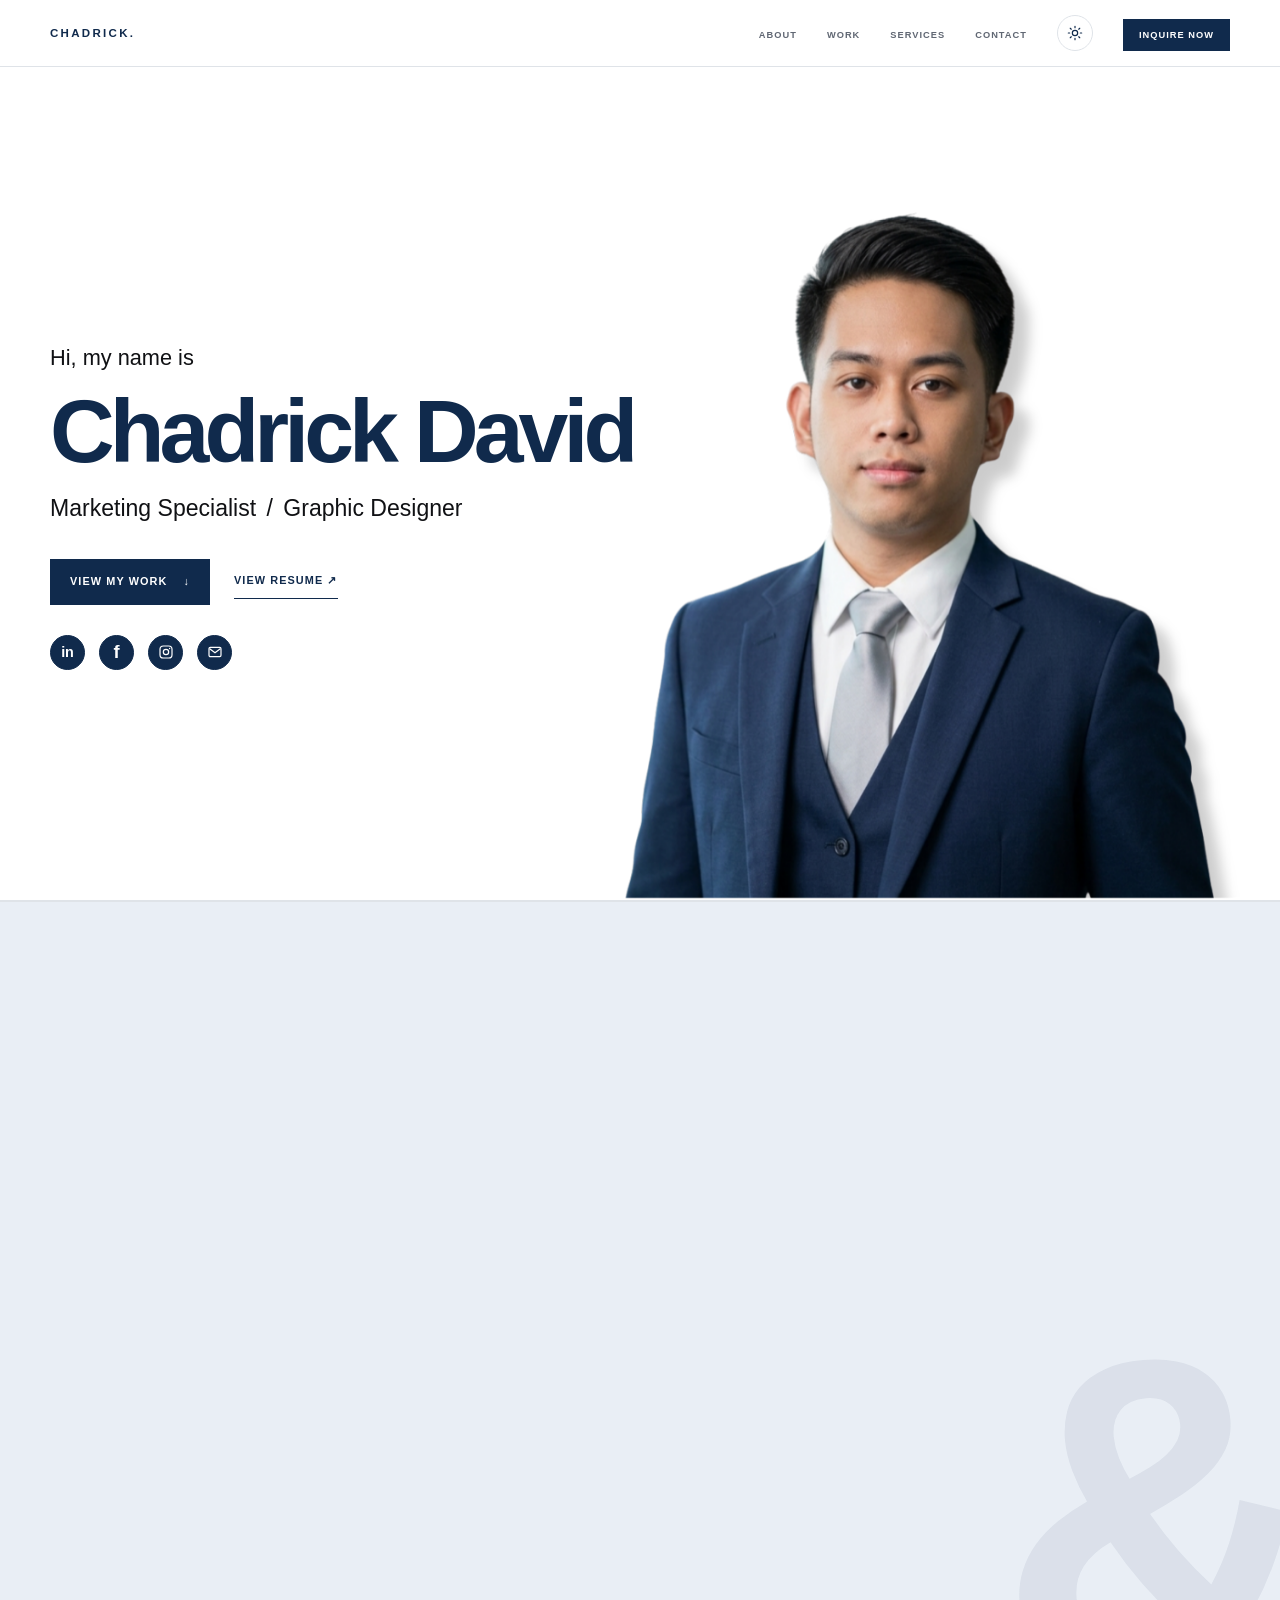
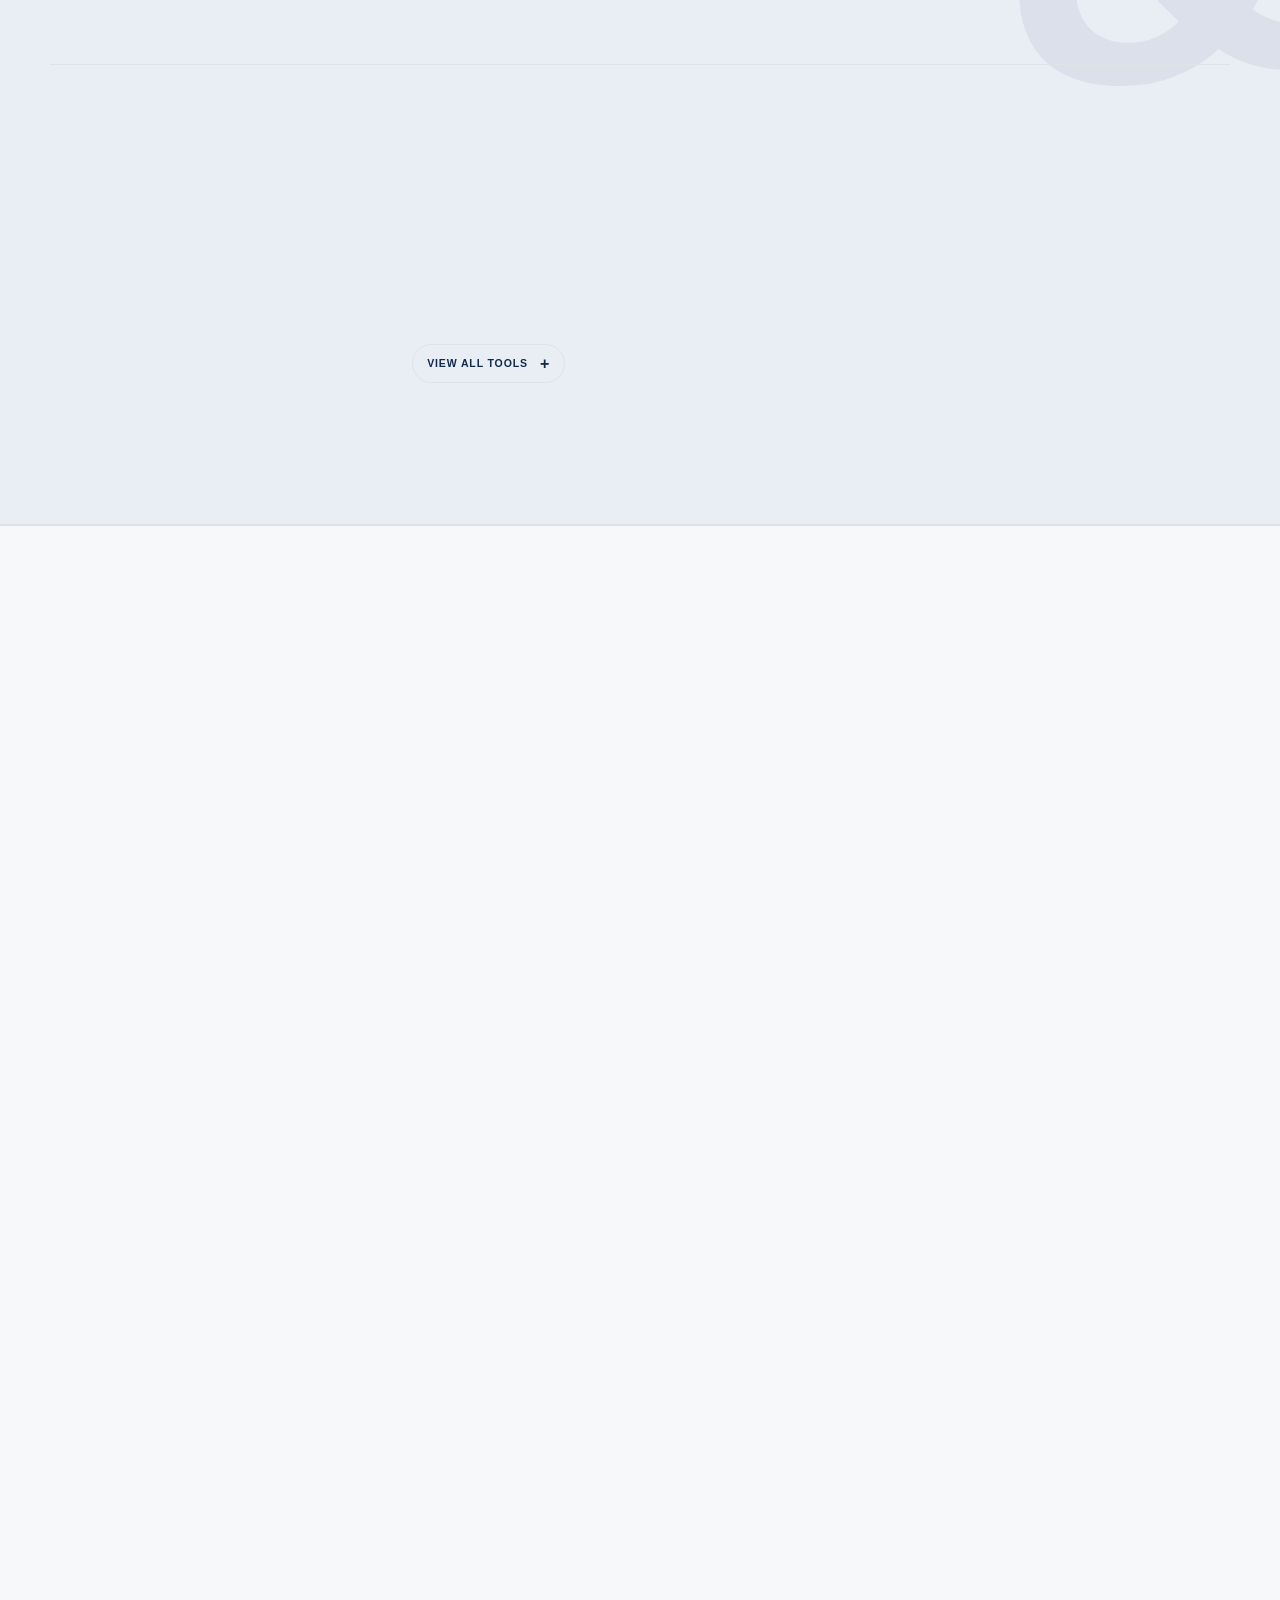
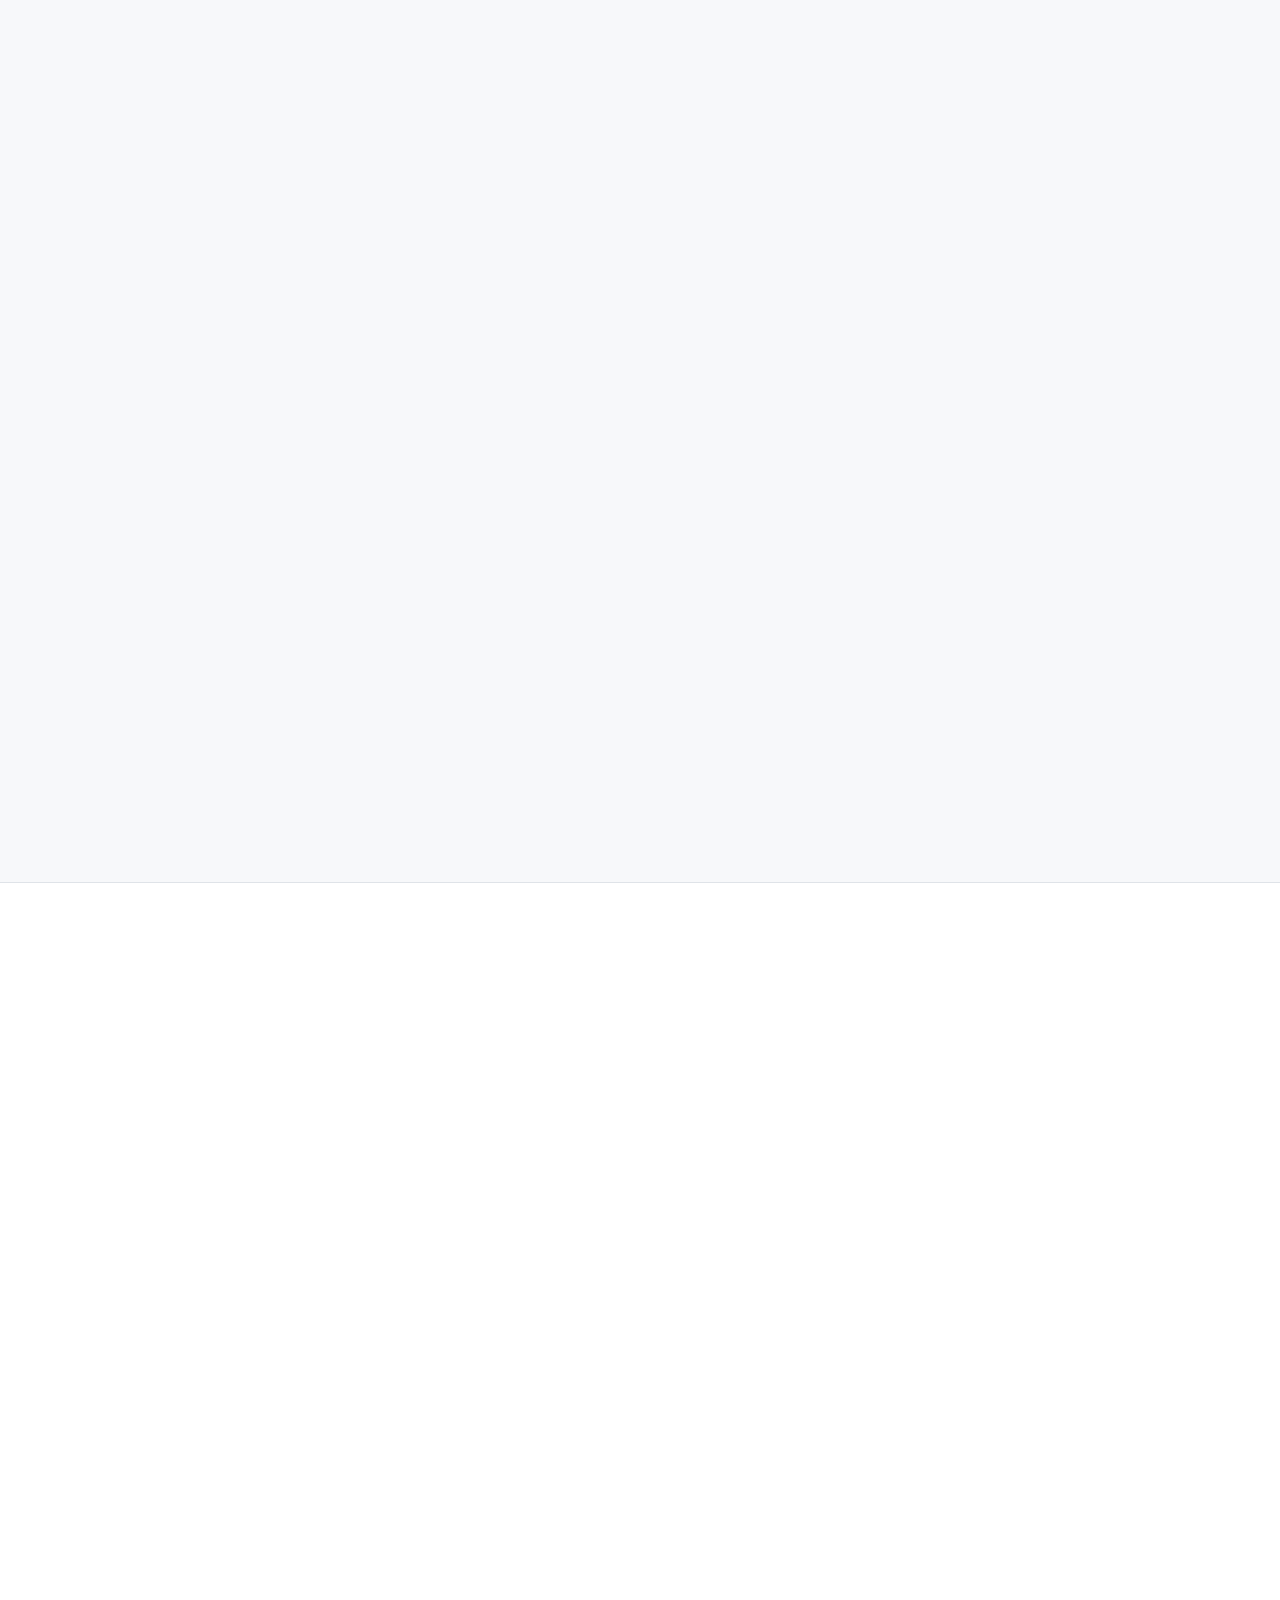
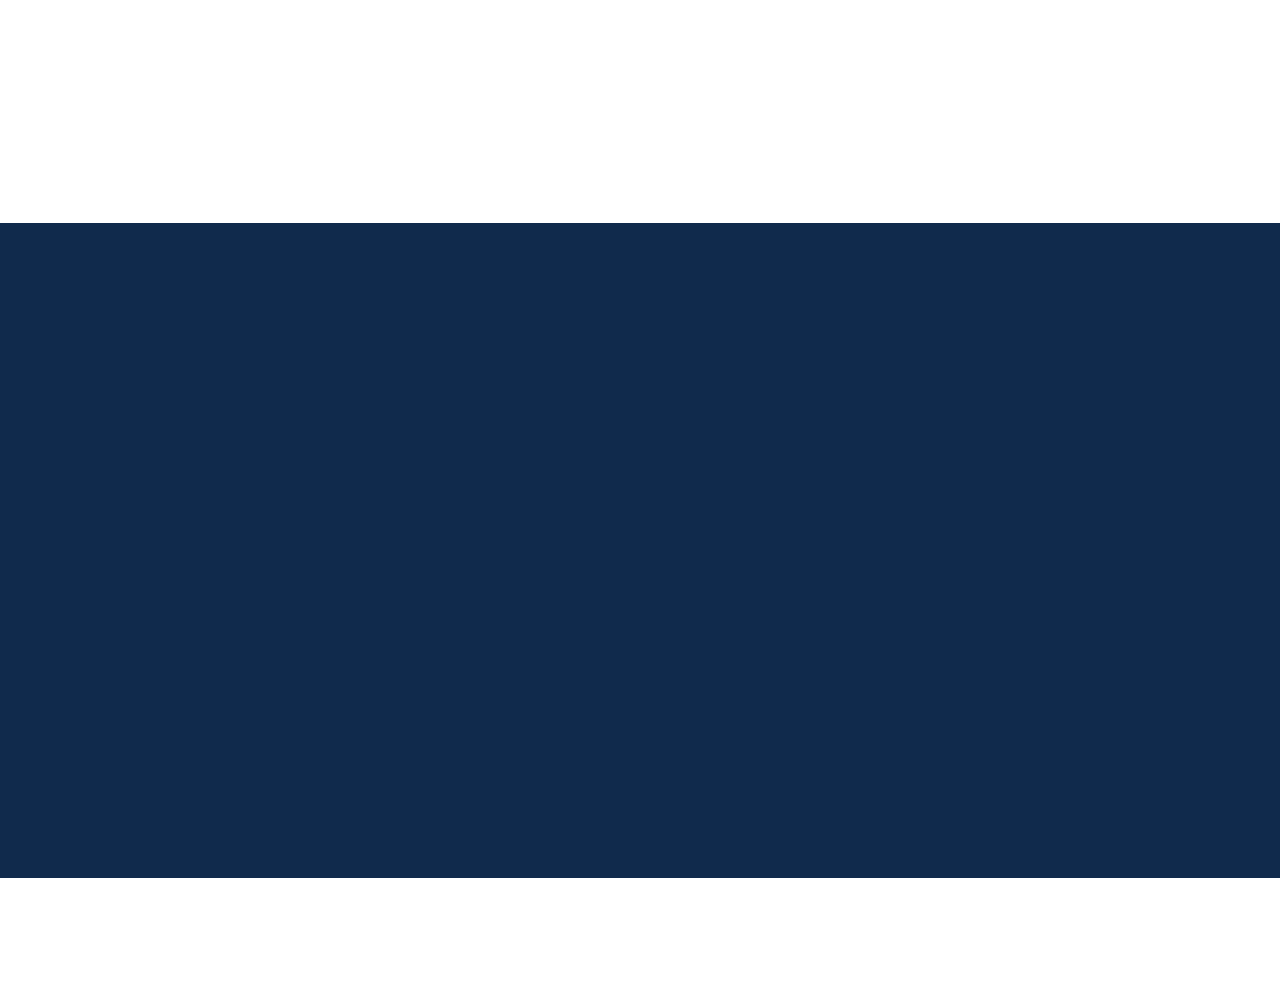
<file: index.html>
<!DOCTYPE html>
<html lang="en">
  <head>
    <meta charset="UTF-8" />
    <meta name="viewport" content="width=device-width, initial-scale=1.0" />
    <meta
      http-equiv="Content-Security-Policy"
      content="default-src 'self'; base-uri 'self'; object-src 'none'; form-action https://formsubmit.co; script-src 'self'; style-src 'self' https://fonts.googleapis.com; style-src-attr 'none'; font-src https://fonts.gstatic.com; img-src 'self' data: https://drive.google.com https://*.googleusercontent.com; media-src 'self'; frame-src https://drive.google.com; connect-src https://formsubmit.co; worker-src 'none'; manifest-src 'self'; upgrade-insecure-requests"
    />
    <meta name="referrer" content="no-referrer" />
    <meta
      name="description"
      content="Chadrick is a marketing strategist and creative professional focused on content, branding, and digital growth."
    />
    <script src="theme-init.js"></script>
    <title>Chadrick.</title>
    <link rel="preconnect" href="https://fonts.googleapis.com" />
    <link rel="preconnect" href="https://fonts.gstatic.com" crossorigin />
    <link
      href="https://fonts.googleapis.com/css2?family=Roboto:wght@400;500;600;700;800;900&display=swap"
      rel="stylesheet"
    />
    <link rel="stylesheet" href="style.css" />
  </head>

  <body>
    <a class="skip-link" href="#main-content">Skip to main content</a>

    <header>
      <nav class="navbar" aria-label="Primary navigation">
        <a href="#home" class="logo">CHADRICK<span>.</span></a>

        <button
          class="mobile-menu-toggle"
          type="button"
          aria-expanded="false"
          aria-controls="primary-menu"
        >
          <span>Menu</span>
          <svg viewBox="0 0 24 24" aria-hidden="true">
            <path d="M4 8h16M4 16h16"></path>
          </svg>
        </button>

        <ul class="nav-links" id="primary-menu">
          <li><a href="#about">About</a></li>
          <li><a href="#work">Work</a></li>
          <li><a href="#services">Services</a></li>
          <li><a href="#contact">Contact</a></li>
          <li>
            <button class="theme-toggle" type="button" aria-label="Switch to night mode" title="Switch theme">
              <svg class="theme-icon theme-icon-sun" viewBox="0 0 24 24" aria-hidden="true"><circle cx="12" cy="12" r="4"></circle><path d="M12 2v2M12 20v2M4.93 4.93l1.42 1.42M17.66 17.66l1.41 1.41M2 12h2M20 12h2M4.93 19.07l1.42-1.42M17.66 6.34l1.41-1.41"></path></svg>
              <svg class="theme-icon theme-icon-moon" viewBox="0 0 24 24" aria-hidden="true"><path d="M20.5 14.2A8 8 0 0 1 9.8 3.5 8.5 8.5 0 1 0 20.5 14.2Z"></path></svg>
              <span class="theme-toggle-label">Switch theme</span>
            </button>
          </li>
          <li><a href="#contact" class="nav-cta">Inquire Now</a></li>
        </ul>
      </nav>
    </header>

    <main id="main-content">
      <section id="home" class="hero">
        <div class="hero-intro">
          <p class="hero-greeting">Hi, my name is</p>
          <h1>Chadrick David</h1>
          <p class="hero-role">Marketing Specialist <span aria-hidden="true">/</span> Graphic Designer</p>
          <div class="hero-actions">
            <a href="#work" class="resume-button">View my work <span aria-hidden="true">&darr;</span></a>
            <a
              href="assets/documents/CHADRICK DAVID_RESUME.pdf"
              class="resume-link"
              target="_blank"
              rel="noopener noreferrer"
            >View resume <span aria-hidden="true">&nearr;</span></a>
          </div>
          <div class="hero-socials" aria-label="Social links">
            <a
              href="https://www.linkedin.com/in/chadrick-david-716962284/"
              target="_blank"
              rel="noopener noreferrer"
              aria-label="Chadrick David on LinkedIn"
              title="LinkedIn"
            ><span class="linkedin-icon" aria-hidden="true">in</span></a>
            <a
              href="https://www.facebook.com/chadsir"
              target="_blank"
              rel="noopener noreferrer"
              aria-label="Chadrick David on Facebook"
              title="Facebook"
            ><span class="facebook-icon" aria-hidden="true">f</span></a>
            <a
              href="https://www.instagram.com/chadrickdavid/"
              target="_blank"
              rel="noopener noreferrer"
              aria-label="Chadrick David on Instagram"
              title="Instagram"
            >
              <svg viewBox="0 0 24 24" aria-hidden="true">
                <rect x="3" y="3" width="18" height="18" rx="5"></rect>
                <circle cx="12" cy="12" r="4"></circle>
                <circle class="icon-fill" cx="17.4" cy="6.7" r="1"></circle>
              </svg>
            </a>
            <a
              href="mailto:csdavidgd@gmail.com"
              aria-label="Email Chadrick David"
              title="Email"
            >
              <svg viewBox="0 0 24 24" aria-hidden="true">
                <rect x="3" y="5" width="18" height="14" rx="2"></rect>
                <path d="m4 7 8 6 8-6"></path>
              </svg>
            </a>
          </div>
        </div>

        <figure class="portrait-frame">
          <img
            src="assets/images/Chadrick pic.png"
            alt="Portrait of Chadrick David"
            class="portrait-image"
          />
        </figure>
      </section>

      <section id="about" class="section-block about-section">
        <div class="section-heading">
          <p class="section-tag">01 / About</p>
          <h2>Design and marketing, working together.</h2>
        </div>

        <div class="about-grid">
          <div class="about-copy">
            <p class="lead">
              I work across graphic design, content, and digital marketing&mdash;from early ideas through final delivery.
            </p>
          </div>

          <div class="capability-wrap">
            <p class="list-label">What I can handle</p>
            <ul class="capabilities">
              <li><span>01</span> Brand &amp; Graphic Design</li>
              <li><span>02</span> Social Content &amp; Campaigns</li>
              <li><span>03</span> Video &amp; Digital Creative</li>
              <li><span>04</span> Email, Web &amp; SEO</li>
            </ul>
          </div>
        </div>

        <div class="tools-platforms">
          <div class="tools-platforms-heading">
            <p class="list-label">Tools &amp; platforms</p>
            <h3>My toolkit.</h3>
          </div>

          <div class="tools-platforms-grid">
            <article class="tool-group">
              <p>Design &amp; Creative</p>
              <ul>
                <li><span class="tool-logo">Ps<img src="assets/icons/tools/photoshop.svg" alt="" loading="lazy" /></span><span>Adobe Photoshop</span></li>
                <li><span class="tool-logo">Ai<img src="assets/icons/tools/illustrator.svg" alt="" loading="lazy" /></span><span>Adobe Illustrator</span></li>
                <li><span class="tool-logo">Ca<img src="assets/icons/tools/canva.svg" alt="" loading="lazy" /></span><span>Canva</span></li>
                <li><span class="tool-logo">Fi<img src="assets/icons/tools/figma.svg" alt="" loading="lazy" /></span><span>Figma</span></li>
              </ul>
            </article>

            <article class="tool-group">
              <p>Video &amp; Motion</p>
              <ul>
                <li><span class="tool-logo">Pr<img src="assets/icons/tools/premiere-pro.svg" alt="" loading="lazy" /></span><span>Adobe Premiere Pro</span></li>
                <li><span class="tool-logo">Ae<img src="assets/icons/tools/after-effects.svg" alt="" loading="lazy" /></span><span>Adobe After Effects</span></li>
                <li><span class="tool-logo">CC<img src="assets/icons/tools/capcut.ico" alt="" loading="lazy" /></span><span>CapCut</span></li>
              </ul>
            </article>

            <article class="tool-group">
              <p>Web &amp; Marketing</p>
              <ul>
                <li><span class="tool-logo">Wp<img src="assets/icons/tools/wordpress.svg" alt="" loading="lazy" /></span><span>WordPress</span></li>
                <li><span class="tool-logo">El<img src="assets/icons/tools/elementor.svg" alt="" loading="lazy" /></span><span>Elementor</span></li>
                <li><span class="tool-logo">Br<img src="assets/icons/tools/brevo.svg" alt="" loading="lazy" /></span><span>Brevo</span></li>
                <li><span class="tool-logo">iC<img src="assets/icons/tools/icontact.png" alt="" loading="lazy" /></span><span>iContact</span></li>
                <li><span class="tool-logo tool-logo-wide">1W<img src="assets/icons/tools/onewaysms.png" alt="" loading="lazy" /></span><span>OneWaySMS</span></li>
              </ul>
            </article>

            <article class="tool-group">
              <p>Projects &amp; Collaboration</p>
              <ul>
                <li><span class="tool-logo">Mo<img src="assets/icons/tools/monday.png" alt="" loading="lazy" /></span><span>monday.com</span></li>
                <li><span class="tool-logo">Tr<img src="assets/icons/tools/trello.svg" alt="" loading="lazy" /></span><span>Trello</span></li>
                <li><span class="tool-logo">As<img src="assets/icons/tools/asana.svg" alt="" loading="lazy" /></span><span>Asana</span></li>
                <li><span class="tool-logo">MT<img src="assets/icons/tools/microsoft-teams.svg" alt="" loading="lazy" /></span><span>Microsoft Teams</span></li>
              </ul>
            </article>

            <article class="tool-group">
              <p>Productivity &amp; Reporting</p>
              <ul>
                <li><span class="tool-logo">M<img src="assets/icons/tools/microsoft-office.svg" alt="" loading="lazy" /></span><span>Microsoft Office</span></li>
                <li><span class="tool-logo">Gs<img src="assets/icons/tools/google-sheets.ico" alt="" loading="lazy" /></span><span>Google Sheets</span></li>
              </ul>
            </article>
          </div>

          <button class="tools-toggle" type="button" aria-expanded="false" hidden>
            <span>View all tools</span>
            <span aria-hidden="true">+</span>
          </button>
        </div>
      </section>

      <section id="work" class="section-block work-section">
        <div class="section-heading work-heading">
          <div>
            <p class="section-tag">02 / Selected work</p>
            <h2>Selected work.</h2>
          </div>
          <p>A selection of projects across apparel, social media, video, packaging, print, signage, and branded spaces.</p>
        </div>

        <div class="work-grid">
          <a class="work-card featured-card" href="project.html?category=apparel">
            <span class="work-visual">
              <img class="work-image work-image-primary" src="assets/projects/apparel/main.webp" alt="Clothing and apparel design preview" loading="lazy" decoding="async" />
              <img class="work-image work-image-secondary" src="assets/projects/apparel/detail-01.webp" alt="More clothing and apparel artwork" loading="lazy" decoding="async" />
            </span>
            <span class="card-number">01</span>
            <span class="work-card-copy">
              <span class="work-type">Brand &amp; Campaign</span>
              <span class="work-title">Clothing &amp; apparel</span>
            </span>
            <span class="view-work">View work <span aria-hidden="true">&rarr;</span></span>
          </a>

          <a class="work-card teal-card" href="project.html?category=social">
            <span class="work-visual">
              <img class="work-image work-image-primary" src="assets/projects/social-media/social-01.webp" alt="Social media content preview" loading="lazy" decoding="async" />
              <img class="work-image work-image-secondary" src="assets/projects/social-media/social-31.webp" alt="More social media content" loading="lazy" decoding="async" />
            </span>
            <span class="card-number">02</span>
            <span class="work-card-copy">
              <span class="work-type">Digital Content</span>
              <span class="work-title">Social media</span>
            </span>
            <span class="view-work">View work <span aria-hidden="true">&rarr;</span></span>
          </a>

          <a class="work-card coral-card" href="project.html?category=signage">
            <span class="work-visual">
              <img class="work-image work-image-primary" src="assets/projects/signages/2.webp" alt="Signage and print design preview" loading="lazy" decoding="async" />
              <img class="work-image work-image-secondary" src="assets/projects/signages/15.webp" alt="More signage and print work" loading="lazy" decoding="async" />
            </span>
            <span class="card-number">03</span>
            <span class="work-card-copy">
              <span class="work-type">Environmental &amp; Print</span>
              <span class="work-title">Signage, print &amp; merchandise</span>
            </span>
            <span class="view-work">View work <span aria-hidden="true">&rarr;</span></span>
          </a>

          <a class="work-card navy-card" href="project.html?category=video">
            <span class="work-visual video-card-preview" aria-hidden="true">
              <img src="assets/projects/videos/keep-commission-poster.png" alt="" loading="lazy" decoding="async" />
              <span class="video-preview-play"></span>
            </span>
            <span class="card-number">04</span>
            <span class="work-card-copy">
              <span class="work-type">Motion &amp; Story</span>
              <span class="work-title">Video editing</span>
            </span>
            <span class="view-work">View work <span aria-hidden="true">&rarr;</span></span>
          </a>

          <a class="work-card packaging-card" href="project.html?category=packaging">
            <span class="work-visual">
              <img class="work-image work-image-primary" src="assets/projects/Packaging/Blue/1.png" alt="Classic Snax beef sticks packaging design" loading="lazy" decoding="async" />
              <img class="work-image work-image-secondary" src="assets/projects/Packaging/Green/1.png" alt="Classic Snax green packaging variation" loading="lazy" decoding="async" />
            </span>
            <span class="card-number">05</span>
            <span class="work-card-copy">
              <span class="work-type">Brand &amp; Packaging</span>
              <span class="work-title">Packaging design</span>
            </span>
            <span class="view-work">View work <span aria-hidden="true">&rarr;</span></span>
          </a>

        </div>

        <div class="more-capabilities" aria-label="Additional creative capabilities">
          <p>Also working across</p>
          <ul>
            <li>Campaign strategy</li>
            <li>Content creation</li>
            <li>Brand design</li>
          </ul>
        </div>
      </section>

      <section id="services" class="section-block experience-section">
        <div class="section-heading">
          <p class="section-tag">03 / How I help</p>
          <h2>How I work.</h2>
        </div>

        <div class="services-layout">
          <figure class="services-visual">
            <img
              src="assets/images/how-i-help-visual.jpg"
              alt="Editorial creative process showing strategy, design development, and launch"
              loading="lazy"
              decoding="async"
            />
            <figcaption><span>Strategy</span><span>Create</span><span>Launch</span></figcaption>
          </figure>

          <div class="timeline">
            <article class="experience-item">
              <p class="experience-number">01</p>
              <div class="experience-meta">
                <h3>Find the direction</h3>
                <span>Strategy</span>
              </div>
              <p>Clarify the message, audience, and visual direction.</p>
            </article>

            <article class="experience-item">
              <p class="experience-number">02</p>
              <div class="experience-meta">
                <h3>Make it memorable</h3>
                <span>Create</span>
              </div>
              <p>Design the content, campaign, or brand experience.</p>
            </article>

            <article class="experience-item">
              <p class="experience-number">03</p>
              <div class="experience-meta">
                <h3>Get it out there</h3>
                <span>Launch</span>
              </div>
              <p>Prepare, publish, and keep every touchpoint consistent.</p>
            </article>
          </div>
        </div>
      </section>

      <section id="contact" class="contact-section">
        <div class="contact-inner">
          <div class="contact-copy">
            <p class="section-tag">04 / Get in touch</p>
            <h2>Tell me about your project.</h2>
            <p>Share a few details and I&rsquo;ll get back to you by email.</p>
            <a class="contact-email" href="mailto:csdavidgd@gmail.com">csdavidgd@gmail.com</a>
          </div>

          <form
            class="inquiry-form"
            id="inquiry-form"
            action="https://formsubmit.co/ajax/csdavidgd@gmail.com"
            method="POST"
          >
            <input type="hidden" name="_subject" value="New inquiry from Chadrick's portfolio" />
            <input type="hidden" name="_template" value="table" />
            <label class="form-honeypot" aria-hidden="true">
              Leave this field empty
              <input type="text" name="_honey" tabindex="-1" autocomplete="off" />
            </label>

            <div class="form-row">
              <label>
                <span>Name</span>
                <input type="text" name="name" autocomplete="name" maxlength="100" required />
              </label>
              <label>
                <span>Email</span>
                <input type="email" name="email" autocomplete="email" maxlength="254" required />
              </label>
            </div>

            <label>
              <span>What can I help with?</span>
              <select name="inquiry_type" required>
                <option value="" selected disabled>Select one</option>
                <option>Graphic design</option>
                <option>Social media content</option>
                <option>Marketing support</option>
                <option>Video editing</option>
                <option>Email or website</option>
                <option>Something else</option>
              </select>
            </label>

            <label>
              <span>Comments or inquiry</span>
              <textarea
                name="message"
                rows="5"
                maxlength="4000"
                placeholder="Tell me a little about your project, timeline, or what you need help with."
                required
              ></textarea>
            </label>

            <div class="form-footer">
              <button class="button contact-button" type="submit">Send inquiry <span aria-hidden="true">&nearr;</span></button>
              <p class="form-status" id="form-status" aria-live="polite"></p>
            </div>
          </form>
        </div>
      </section>
    </main>

    <footer>
      <a href="#home" class="logo">CHADRICK<span>.</span></a>
      <p>&copy; <span id="current-year"></span> Chadrick. All rights reserved.</p>
      <a href="#home" class="back-to-top">Back to top &uarr;</a>
    </footer>

    <script src="theme.js"></script>
    <script src="script.js"></script>
  </body>
</html>
</file>
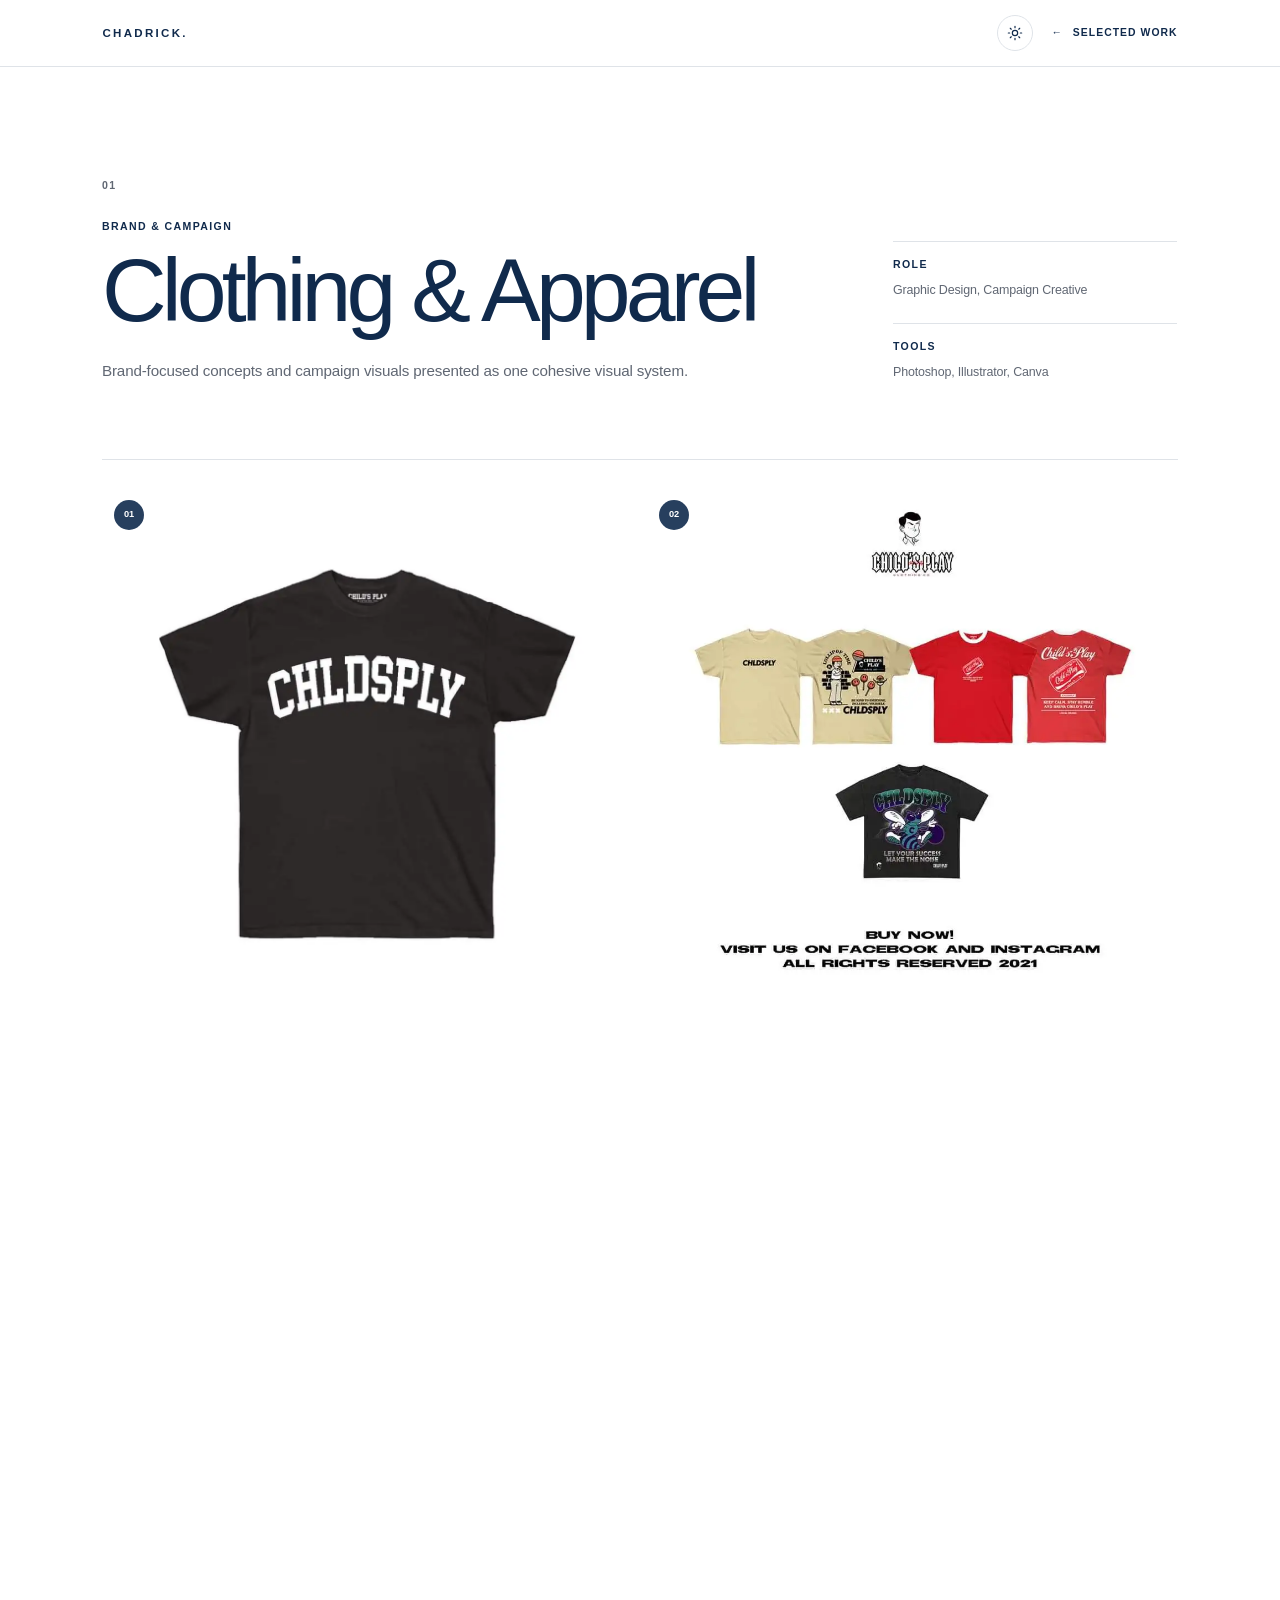
<file: project.html>
<!DOCTYPE html>
<html lang="en">
  <head>
    <meta charset="UTF-8" />
    <meta name="viewport" content="width=device-width, initial-scale=1.0" />
    <meta
      http-equiv="Content-Security-Policy"
      content="default-src 'self'; base-uri 'self'; object-src 'none'; form-action https://formsubmit.co; script-src 'self'; style-src 'self' https://fonts.googleapis.com; style-src-attr 'none'; font-src https://fonts.gstatic.com; img-src 'self' data: https://drive.google.com https://*.googleusercontent.com; media-src 'self'; frame-src https://drive.google.com; connect-src https://formsubmit.co; worker-src 'none'; manifest-src 'self'; upgrade-insecure-requests"
    />
    <meta name="referrer" content="no-referrer" />
    <meta name="description" content="Selected work by Chadrick David." />
    <script src="theme-init.js"></script>
    <title>Selected Work | Chadrick David</title>
    <link rel="preconnect" href="https://fonts.googleapis.com" />
    <link rel="preconnect" href="https://fonts.gstatic.com" crossorigin />
    <link
      href="https://fonts.googleapis.com/css2?family=Roboto:wght@400;500;600;700;800;900&display=swap"
      rel="stylesheet"
    />
    <link rel="stylesheet" href="style.css" />
    <link rel="stylesheet" href="project-page.css" />
  </head>
  <body class="case-page">
    <a class="skip-link" href="#case-content">Skip to project</a>

    <header class="case-header">
      <nav class="navbar" aria-label="Project navigation">
        <a href="index.html" class="logo">CHADRICK<span>.</span></a>
        <div class="case-nav-actions">
          <button class="theme-toggle" type="button" aria-label="Switch to night mode" title="Switch theme">
            <svg class="theme-icon theme-icon-sun" viewBox="0 0 24 24" aria-hidden="true"><circle cx="12" cy="12" r="4"></circle><path d="M12 2v2M12 20v2M4.93 4.93l1.42 1.42M17.66 17.66l1.41 1.41M2 12h2M20 12h2M4.93 19.07l1.42-1.42M17.66 6.34l1.41-1.41"></path></svg>
            <svg class="theme-icon theme-icon-moon" viewBox="0 0 24 24" aria-hidden="true"><path d="M20.5 14.2A8 8 0 0 1 9.8 3.5 8.5 8.5 0 1 0 20.5 14.2Z"></path></svg>
          </button>
          <a href="index.html#work" class="case-nav-back"><span aria-hidden="true">&larr;</span> Selected Work</a>
        </div>
      </nav>
    </header>

    <main id="case-content" class="case-main">
      <section class="case-hero">
        <div class="case-heading">
          <p class="case-number" id="case-number"></p>
          <p class="case-type" id="case-type"></p>
          <h1 id="case-title"></h1>
          <p class="case-description" id="case-description"></p>
        </div>

        <dl class="case-meta">
          <div>
            <dt>Role</dt>
            <dd id="case-role"></dd>
          </div>
          <div>
            <dt>Tools</dt>
            <dd id="case-tools"></dd>
          </div>
        </dl>
      </section>

      <section class="moodboard-section" aria-label="Project gallery">
        <div class="moodboard" id="moodboard"></div>
      </section>

      <nav class="case-footer-nav" aria-label="More projects">
        <a href="index.html#work"><span aria-hidden="true">&larr;</span> Back to Selected Work</a>
        <a id="next-project" href="project.html?category=social">Next Project <span aria-hidden="true">&rarr;</span></a>
      </nav>
    </main>

    <footer>
      <a href="index.html" class="logo">CHADRICK<span>.</span></a>
      <p>&copy; <span id="current-year"></span> Chadrick. All rights reserved.</p>
      <a href="#case-content" class="back-to-top">Back to top &uarr;</a>
    </footer>

    <script src="theme.js"></script>
    <script src="project-page.js?v=20261012"></script>
  </body>
</html>
</file>
<file: style.css>
:root {
  --white: #ffffff;
  --off-white: #f7f8fa;
  --black: #101114;
  --navy: #102a4c;
  --navy-light: #e9eef5;
  --gray: #606773;
  --line: #dfe3e8;
  --about-motif: rgba(16, 42, 76, 0.065);
  --page-gutter: max(24px, calc((100vw - 1180px) / 2));
  --serif: "Roboto", Arial, sans-serif;
  --sans: "Roboto", Arial, sans-serif;
  color-scheme: light;
}

:root[data-theme="dark"] {
  --white: #0a1523;
  --off-white: #101f31;
  --black: #f4f6f9;
  --navy: #b8d6ff;
  --navy-light: #15283f;
  --gray: #bdc8d6;
  --line: #364a62;
  --about-motif: rgba(184, 214, 255, 0.075);
  color-scheme: dark;
}

* {
  box-sizing: border-box;
  margin: 0;
  padding: 0;
}

html {
  scroll-behavior: smooth;
  scroll-padding-top: 84px;
}

body {
  min-width: 320px;
  overflow-x: hidden;
  color: var(--black);
  background: var(--white);
  font-family: var(--sans);
  line-height: 1.65;
  letter-spacing: -0.01em;
}

a {
  color: inherit;
  text-decoration: none;
}

em {
  color: inherit;
  font-style: normal;
  font-weight: inherit;
}

:focus-visible {
  outline: 2px solid var(--navy);
  outline-offset: 4px;
}

.skip-link {
  position: fixed;
  top: 12px;
  left: 12px;
  z-index: 100;
  padding: 10px 16px;
  color: var(--white);
  background: var(--navy);
  transform: translateY(-150%);
  transition: transform 0.2s ease;
}

.skip-link:focus {
  transform: translateY(0);
}

header {
  position: sticky;
  top: 0;
  z-index: 20;
  background: rgba(255, 255, 255, 0.94);
  border-bottom: 1px solid var(--line);
  backdrop-filter: blur(12px);
  -webkit-backdrop-filter: blur(12px);
}

:root[data-theme="dark"] header {
  background: rgba(9, 19, 33, 0.94);
}

.navbar,
.hero,
.section-block,
footer {
  width: min(1180px, calc(100% - 48px));
  margin-inline: auto;
}

.navbar {
  min-height: 66px;
  display: flex;
  align-items: center;
  justify-content: space-between;
  gap: 32px;
}

.logo {
  color: var(--navy);
  font-size: 0.72rem;
  font-weight: 800;
  letter-spacing: 0.2em;
}

.logo span {
  color: var(--navy);
}

.nav-links {
  display: flex;
  align-items: center;
  gap: 30px;
  list-style: none;
}

.nav-links a,
.back-to-top {
  color: var(--gray);
  font-size: 0.58rem;
  font-weight: 700;
  letter-spacing: 0.11em;
  text-transform: uppercase;
  transition: color 0.2s ease;
}

.nav-links a:hover,
.nav-links a:focus-visible,
.back-to-top:hover {
  color: var(--navy);
}

.nav-links .nav-cta {
  padding: 10px 15px;
  color: var(--white);
  background: var(--navy);
  border: 1px solid var(--navy);
}

.nav-links .nav-cta:hover,
.nav-links .nav-cta:focus-visible {
  color: var(--navy);
  background: var(--white);
}

.theme-toggle {
  width: 36px;
  height: 36px;
  display: grid;
  place-items: center;
  padding: 0;
  color: var(--navy);
  background: transparent;
  border: 1px solid var(--line);
  border-radius: 50%;
  cursor: pointer;
  transition: color 0.25s ease, background-color 0.25s ease, border-color 0.25s ease, transform 0.25s ease;
}

.theme-toggle:hover,
.theme-toggle:focus-visible {
  color: var(--white);
  background: var(--navy);
  border-color: var(--navy);
  transform: rotate(8deg);
}

.theme-icon {
  grid-area: 1 / 1;
  width: 16px;
  height: 16px;
  fill: none;
  stroke: currentColor;
  stroke-width: 1.8;
  stroke-linecap: round;
  stroke-linejoin: round;
  transition: opacity 0.25s ease, transform 0.35s ease;
}

.theme-icon-moon {
  opacity: 0;
  transform: rotate(-35deg) scale(0.6);
}

:root[data-theme="dark"] .theme-icon-sun {
  opacity: 0;
  transform: rotate(35deg) scale(0.6);
}

:root[data-theme="dark"] .theme-icon-moon {
  opacity: 1;
  transform: rotate(0) scale(1);
}

:root[data-theme="dark"] .contact-section {
  background: #050d18;
}

:root[data-theme="dark"] .contact-inner,
:root[data-theme="dark"] .contact-inner h2 {
  color: #ffffff;
}

:root[data-theme="dark"] .contact-button {
  color: #102a4c;
  background: #ffffff;
  border-color: #ffffff;
}

:root[data-theme="dark"] .work-visual-placeholder {
  background: #17273a;
}

:root[data-theme="dark"] .browser-frame {
  background: #f4f6f9;
}

:root[data-theme="dark"] .about-section {
  background: #15283f;
}

:root[data-theme="dark"] .work-section {
  background: #0d1b2c;
}

:root[data-theme="dark"] .capabilities li,
:root[data-theme="dark"] .experience-item,
:root[data-theme="dark"] .project-media,
:root[data-theme="dark"] .moodboard-placeholder {
  background: #0d1a2a;
  border-color: #3a5069;
}

:root[data-theme="dark"] .tool-group {
  border-color: #40546b;
}

:root[data-theme="dark"] .tool-group > p {
  color: #c5cfdb;
}

:root[data-theme="dark"] .tool-group li,
:root[data-theme="dark"] .more-capabilities li {
  color: #d8e9ff;
  background: #0a1726;
  border-color: #3b526d;
}

:root[data-theme="dark"] .tool-logo,
:root[data-theme="dark"] .tool-logo img {
  background: #ffffff;
  border-color: #526981;
}

:root[data-theme="dark"] .tools-toggle {
  color: #d8e9ff;
  border-color: #526981;
}

:root[data-theme="dark"] .tools-toggle:hover,
:root[data-theme="dark"] .tools-toggle:focus-visible {
  color: #0a1523;
  background: #b8d6ff;
  border-color: #b8d6ff;
}

:root[data-theme="dark"] .work-card,
:root[data-theme="dark"] .work-title,
:root[data-theme="dark"] .view-work,
:root[data-theme="dark"] .image-hover-label {
  color: #ffffff;
}

:root[data-theme="dark"] .card-number {
  color: #102a4c;
}

:root[data-theme="dark"] .work-card:hover,
:root[data-theme="dark"] .work-card:focus-visible,
:root[data-theme="dark"] .moodboard-item:hover,
:root[data-theme="dark"] .curated-item:hover {
  box-shadow: 0 18px 46px rgba(0, 0, 0, 0.42);
}

:root[data-theme="dark"] .mobile-menu-toggle,
:root[data-theme="dark"] .theme-toggle {
  border-color: #526981;
}

:root[data-theme="dark"] .project-view-header {
  background: rgba(10, 21, 35, 0.96);
}

:root[data-theme="dark"] .project-media.has-image {
  background: #152338;
}

:root[data-theme="dark"] .contact-button:hover,
:root[data-theme="dark"] .contact-button:focus-visible {
  color: #ffffff;
  background: transparent;
  border-color: #ffffff;
}

:root[data-theme="dark"] .inquiry-form input,
:root[data-theme="dark"] .inquiry-form select,
:root[data-theme="dark"] .inquiry-form textarea {
  border-color: rgba(255, 255, 255, 0.34);
}

:root[data-theme="dark"] .portrait-image {
  filter: brightness(1.08) contrast(1.03);
}

:root[data-theme="dark"] ::selection {
  color: #0a1523;
  background: #b8d6ff;
}

.hero {
  position: relative;
  min-height: calc(100vh - 66px);
  display: grid;
  grid-template-columns: minmax(0, 1fr) minmax(360px, 0.82fr);
  align-items: center;
  gap: clamp(32px, 6vw, 88px);
  padding-block: 96px 0;
}

.hero::after {
  content: "";
  position: absolute;
  right: 50%;
  bottom: 0;
  width: 100vw;
  height: 1px;
  background: var(--line);
  transform: translateX(50%);
}

.hero-intro {
  position: relative;
  z-index: 2;
  padding-bottom: 6vh;
}

.hero-intro h1 {
  max-width: 720px;
  color: var(--navy);
  font-family: var(--serif);
  font-size: clamp(4.2rem, 7vw, 6.5rem);
  font-weight: 700;
  line-height: 0.92;
  letter-spacing: -0.055em;
  text-wrap: balance;
  white-space: nowrap;
}

.hero-intro .hero-greeting,
.hero-intro .hero-role {
  color: var(--black);
  font-family: var(--sans);
  letter-spacing: 0;
  text-transform: none;
}

.hero-intro .hero-greeting {
  margin-bottom: 14px;
  color: var(--black);
  font-family: var(--serif);
  font-size: clamp(1.15rem, 1.7vw, 1.45rem);
  font-weight: 500;
  letter-spacing: 0;
  text-transform: none;
}

.hero-intro .hero-role {
  max-width: 560px;
  margin-top: 16px;
  color: var(--black);
  font-family: var(--serif);
  font-size: clamp(1.15rem, 1.8vw, 1.5rem);
  font-weight: 500;
  line-height: 1.65;
}

.hero-role span {
  margin-inline: 4px;
}

.hero-socials {
  display: flex;
  gap: 14px;
  margin-top: 30px;
}

.hero-socials > a {
  width: 35px;
  height: 35px;
  display: grid;
  place-items: center;
  color: var(--white);
  background: var(--navy);
  border: 1px solid var(--navy);
  border-radius: 50%;
  transition: color 0.2s ease, background-color 0.2s ease,
    transform 0.2s ease;
}

.hero-socials > a:hover,
.hero-socials > a:focus-visible {
  color: var(--navy);
  background: var(--white);
  transform: translateY(-2px);
}

.hero-socials span {
  display: block;
  line-height: 1;
}

.linkedin-icon {
  font-family: Arial, sans-serif;
  font-size: 0.9rem;
  font-weight: 700;
}

.facebook-icon {
  font-family: Arial, sans-serif;
  font-size: 1.15rem;
  font-weight: 700;
}

.hero-socials svg {
  width: 16px;
  height: 16px;
  fill: none;
  stroke: currentColor;
  stroke-width: 1.8;
}

.hero-socials .icon-fill {
  fill: currentColor;
  stroke: none;
}

.resume-button {
  width: max-content;
  min-height: 46px;
  display: inline-flex;
  align-items: center;
  gap: 16px;
  margin-top: 0;
  padding: 0 19px;
  color: var(--white);
  background: var(--navy);
  border: 1px solid var(--navy);
  font-size: 0.68rem;
  font-weight: 800;
  letter-spacing: 0.1em;
  text-transform: uppercase;
  transition: color 0.2s ease, background-color 0.2s ease;
}

.hero-actions {
  display: flex;
  align-items: center;
  gap: 24px;
  margin-top: 32px;
}

.resume-link {
  padding-block: 8px;
  color: var(--navy);
  border-bottom: 1px solid var(--navy);
  font-size: 0.68rem;
  font-weight: 800;
  letter-spacing: 0.1em;
  text-transform: uppercase;
}

.hero-intro .hero-greeting::before {
  content: none;
}

.resume-button:hover,
.resume-button:focus-visible {
  color: var(--navy);
  background: var(--white);
}

.resume-button svg {
  width: 15px;
  height: 15px;
  fill: none;
  stroke: currentColor;
  stroke-width: 1.8;
}

.portrait-frame {
  position: absolute;
  right: -8vw;
  bottom: 0;
  width: 100%;
  max-width: 44%;
  height: 86%;
  pointer-events: none;
}

.portrait-image {
  position: absolute;
  right: 0;
  bottom: 0;
  width: auto;
  max-width: none;
  height: 125%;
  display: block;
}

.portrait-image.is-missing {
  display: none;
}

/* Opening sequence: runs once when the landing page loads. */
@keyframes landing-fade-down {
  from { opacity: 0; transform: translateY(-14px); }
  to { opacity: 1; transform: translateY(0); }
}

@keyframes landing-fade-up {
  from { opacity: 0; transform: translateY(24px); }
  to { opacity: 1; transform: translateY(0); }
}

@keyframes landing-portrait-in {
  from { opacity: 0; transform: translateX(42px); }
  to { opacity: 1; transform: translateX(0); }
}

@keyframes landing-line-in {
  from { opacity: 0; transform: translateX(50%) scaleX(0); }
  to { opacity: 1; transform: translateX(50%) scaleX(1); }
}

.navbar {
  animation: landing-fade-down 0.65s cubic-bezier(0.22, 1, 0.36, 1) 0.05s both;
}

.hero-intro > * {
  animation: landing-fade-up 0.75s cubic-bezier(0.22, 1, 0.36, 1) both;
}

.hero-intro > :nth-child(1) { animation-delay: 0.16s; }
.hero-intro > :nth-child(2) { animation-delay: 0.24s; }
.hero-intro > :nth-child(3) { animation-delay: 0.32s; }
.hero-intro > :nth-child(4) { animation-delay: 0.4s; }
.hero-intro > :nth-child(5) { animation-delay: 0.48s; }

.portrait-frame {
  animation: landing-portrait-in 0.9s cubic-bezier(0.22, 1, 0.36, 1) 0.24s both;
}

.hero::after {
  transform-origin: center;
  animation: landing-line-in 0.9s cubic-bezier(0.22, 1, 0.36, 1) 0.18s both;
}

.eyebrow,
.section-tag,
.panel-kicker,
.list-label {
  margin-bottom: 20px;
  color: var(--navy);
  font-size: 0.68rem;
  font-weight: 800;
  letter-spacing: 0.15em;
  text-transform: uppercase;
}

.eyebrow span {
  margin-inline: 8px;
}

h1,
h2 {
  font-family: var(--serif);
  font-weight: 600;
  line-height: 0.98;
  letter-spacing: -0.035em;
}

h1 {
  max-width: 820px;
  font-size: clamp(3.7rem, 7vw, 6.7rem);
}

h2 {
  max-width: 760px;
  font-size: clamp(2.8rem, 5vw, 4.7rem);
}

.hero-description {
  max-width: 650px;
  margin-top: 28px;
  color: var(--gray);
  font-size: 1.04rem;
}

.hero-buttons {
  display: flex;
  flex-wrap: wrap;
  align-items: center;
  gap: 24px;
  margin-top: 36px;
}

.button {
  min-height: 52px;
  display: inline-flex;
  align-items: center;
  justify-content: center;
  gap: 18px;
  padding-inline: 23px;
  font-size: 0.76rem;
  font-weight: 800;
  letter-spacing: 0.06em;
  transition: color 0.2s ease, background-color 0.2s ease,
    border-color 0.2s ease;
}

.primary-button {
  color: var(--white);
  background: var(--navy);
  border: 1px solid var(--navy);
}

.primary-button:hover {
  color: var(--navy);
  background: var(--white);
}

.text-button {
  min-height: auto;
  padding: 5px 0;
  color: var(--black);
  border-bottom: 1px solid var(--black);
}

.text-button:hover {
  color: var(--navy);
  border-color: var(--navy);
}

.hero-panel {
  min-height: 400px;
  display: flex;
  flex-direction: column;
  justify-content: flex-end;
  padding: 32px;
  color: var(--white);
  background: var(--navy);
  border: 1px solid var(--navy);
}

.hero-panel::before,
.hero-panel::after,
.work-card::before,
.work-card::after,
.contact-inner::before,
.contact-inner::after {
  display: none;
}

.availability {
  margin-bottom: auto;
  display: flex;
  align-items: center;
  gap: 9px;
  width: max-content;
  font-size: 0.65rem;
  font-weight: 700;
  letter-spacing: 0.04em;
}

.availability span {
  width: 7px;
  height: 7px;
  background: var(--white);
  border-radius: 50%;
}

.panel-kicker {
  margin-bottom: 12px;
  color: rgba(255, 255, 255, 0.65);
}

.panel-quote {
  font-family: var(--serif);
  font-size: clamp(1.85rem, 2.6vw, 2.4rem);
  line-height: 1.08;
}

.panel-footer {
  display: flex;
  flex-wrap: wrap;
  gap: 8px 16px;
  margin-top: 28px;
}

.panel-footer span {
  color: rgba(255, 255, 255, 0.7);
  font-size: 0.58rem;
  font-weight: 700;
  letter-spacing: 0.1em;
  text-transform: uppercase;
}

.section-block {
  padding-block: clamp(96px, 11vw, 144px);
}

.section-heading {
  margin-bottom: clamp(48px, 6vw, 76px);
}

.about-section {
  position: relative;
  width: 100%;
  max-width: none;
  overflow: hidden;
  padding-inline: var(--page-gutter);
  background: var(--navy-light);
  border-block: 1px solid var(--line);
}

.about-section::before {
  content: "&";
  position: absolute;
  right: -0.04em;
  top: 50%;
  z-index: 0;
  color: var(--about-motif);
  font-family: var(--sans);
  font-size: clamp(18rem, 36vw, 36rem);
  font-weight: 900;
  line-height: 0.7;
  pointer-events: none;
  transform: translate(8%, -48%) rotate(-5deg);
  animation: about-motif-drift 11s ease-in-out infinite alternate;
}

.about-section > * {
  position: relative;
  z-index: 1;
}

@keyframes about-motif-drift {
  from {
    transform: translate(8%, -48%) rotate(-5deg);
  }
  to {
    transform: translate(2%, -53%) rotate(2deg);
  }
}

.about-grid {
  display: grid;
  grid-template-columns: 0.8fr 1.2fr;
  gap: clamp(48px, 8vw, 110px);
  align-items: start;
}

.about-copy {
  display: grid;
  gap: 24px;
  color: var(--gray);
}

.about-copy .lead {
  color: var(--black);
  font-family: var(--serif);
  font-size: clamp(1.7rem, 2.5vw, 2.25rem);
  line-height: 1.18;
}

.capabilities {
  display: grid;
  grid-template-columns: repeat(2, minmax(0, 1fr));
  gap: 12px;
  list-style: none;
}

.mobile-menu-toggle,
.theme-toggle-label {
  display: none;
}

.capabilities li {
  min-height: 118px;
  display: flex;
  flex-direction: column;
  justify-content: space-between;
  gap: 22px;
  padding: 18px;
  color: var(--black);
  background: var(--off-white);
  border: 1px solid var(--line);
  font-family: var(--serif);
  font-size: 1.25rem;
  font-weight: 600;
  line-height: 1.08;
}

.capabilities span {
  color: var(--gray);
  font-size: 0.62rem;
  font-family: var(--sans);
}

.work-section {
  width: 100%;
  max-width: none;
  padding-inline: var(--page-gutter);
  background: var(--off-white);
  border-block: 1px solid var(--line);
}

.work-heading {
  display: flex;
  justify-content: space-between;
  align-items: flex-end;
  gap: 40px;
}

.work-heading > p {
  max-width: 370px;
  color: var(--gray);
}

.work-grid {
  display: grid;
  grid-template-columns: repeat(2, minmax(0, 1fr));
  gap: 24px;
}

.tools-platforms {
  display: grid;
  grid-template-columns: minmax(220px, 0.75fr) minmax(0, 2.25fr);
  gap: clamp(36px, 7vw, 100px);
  margin-top: clamp(58px, 8vw, 96px);
  padding-top: 30px;
  border-top: 1px solid var(--line);
}

.tools-platforms-heading h3 {
  max-width: 310px;
  margin-top: 12px;
  color: var(--navy);
  font-family: var(--serif);
  font-size: clamp(1.45rem, 2.2vw, 2rem);
  font-weight: 600;
  line-height: 1.12;
}

.tools-platforms-grid {
  display: grid;
  grid-template-columns: repeat(2, minmax(0, 1fr));
  gap: 30px 42px;
}

.tools-platforms.is-condensed .tool-group:nth-child(n + 3) {
  display: none;
}

.tools-platforms.is-expanded .tool-group:nth-child(n + 3) {
  display: block;
}

.tool-group {
  padding-top: 13px;
  border-top: 1px solid var(--line);
}

.tool-group > p {
  margin-bottom: 12px;
  color: var(--gray);
  font-size: 0.64rem;
  font-weight: 800;
  letter-spacing: 0.11em;
  text-transform: uppercase;
}

.tool-group ul {
  display: flex;
  flex-wrap: wrap;
  gap: 8px;
  list-style: none;
}

.tool-group li {
  display: inline-flex;
  align-items: center;
  gap: 9px;
  min-height: 42px;
  padding: 6px 12px 6px 7px;
  color: var(--navy);
  background: var(--off-white);
  border: 1px solid var(--line);
  border-radius: 999px;
  font-size: 0.7rem;
  font-weight: 700;
}

.tool-logo {
  position: relative;
  flex: 0 0 28px;
  width: 28px;
  height: 28px;
  display: grid;
  place-items: center;
  overflow: hidden;
  color: var(--gray);
  background: var(--white);
  border: 1px solid var(--line);
  border-radius: 8px;
  font-size: 0.55rem;
  font-weight: 900;
  letter-spacing: -0.02em;
}

.tool-logo img {
  position: absolute;
  inset: 5px;
  width: calc(100% - 10px);
  height: calc(100% - 10px);
  display: block;
  object-fit: contain;
  background: var(--white);
}

.tool-logo-wide {
  flex-basis: 76px;
  width: 76px;
}

.tool-logo-wide img {
  inset: 3px;
  width: calc(100% - 6px);
  height: calc(100% - 6px);
}

.tools-toggle {
  grid-column: 2;
  width: fit-content;
  display: inline-flex;
  align-items: center;
  gap: 12px;
  margin-top: 24px;
  padding: 10px 14px;
  color: var(--navy);
  background: transparent;
  border: 1px solid var(--line);
  border-radius: 999px;
  font: inherit;
  font-size: 0.66rem;
  font-weight: 800;
  letter-spacing: 0.08em;
  text-transform: uppercase;
  cursor: pointer;
  transition: color 0.2s ease, background 0.2s ease, border-color 0.2s ease;
}

.tools-toggle[hidden] {
  display: none;
}

.tools-toggle:hover,
.tools-toggle:focus-visible {
  color: var(--white);
  background: var(--navy);
  border-color: var(--navy);
}

.tools-toggle > span:last-child {
  font-size: 1rem;
  line-height: 0.7;
  transition: transform 0.25s ease;
}

.tools-platforms.is-expanded .tools-toggle > span:last-child {
  transform: rotate(45deg);
}

.work-card,
.featured-card,
.teal-card,
.coral-card,
.light-card,
.navy-card {
  position: relative;
  min-height: 440px;
  display: block;
  overflow: hidden;
  padding: 0;
  color: var(--white);
  background: var(--navy);
  border: 0;
  border-radius: 2px;
  font: inherit;
  text-align: left;
  cursor: pointer;
  appearance: none;
  transition: border-color 0.25s ease, box-shadow 0.25s ease,
    transform 0.25s ease;
}

.work-card:hover,
.work-card:focus-visible {
  box-shadow: 0 18px 46px rgba(16, 42, 76, 0.18);
  transform: translateY(-5px);
}

.featured-card,
.wide-card {
  grid-column: auto;
}

.featured-card {
  min-height: 440px;
}

.card-number {
  position: absolute;
  top: 22px;
  left: 22px;
  z-index: 3;
  display: grid;
  place-items: center;
  width: 34px;
  height: 34px;
  color: var(--navy);
  background: rgba(255, 255, 255, 0.92);
  border-radius: 50%;
  font-size: 0.64rem;
  font-weight: 800;
  letter-spacing: 0.1em;
  transition: transform 0.25s ease;
}

.work-card:hover .card-number,
.work-card:focus-visible .card-number {
  transform: translateX(5px);
}

.work-card-copy {
  position: absolute;
  right: 24px;
  bottom: 70px;
  left: 24px;
  z-index: 3;
  display: block;
}

.work-type {
  display: block;
  margin-bottom: 10px;
  color: rgba(255, 255, 255, 0.76);
  font-size: 0.62rem;
  font-weight: 800;
  letter-spacing: 0.12em;
  text-transform: uppercase;
}

.work-title {
  display: block;
  max-width: 390px;
  font-family: var(--serif);
  max-width: 78%;
  font-size: clamp(1.65rem, 2.35vw, 2.45rem);
  font-weight: 600;
  line-height: 1.05;
}

.more-capabilities {
  display: grid;
  grid-template-columns: 1fr 3fr;
  gap: 32px;
  margin-top: 64px;
  padding-top: 28px;
  border-top: 1px solid var(--line);
}

.more-capabilities > p {
  color: var(--gray);
  font-size: 0.68rem;
  font-weight: 800;
  letter-spacing: 0.12em;
  text-transform: uppercase;
}

.more-capabilities ul {
  display: flex;
  flex-wrap: wrap;
  justify-content: flex-end;
  gap: 10px;
  list-style: none;
}

.more-capabilities li {
  padding: 8px 13px;
  color: var(--navy);
  border: 1px solid var(--line);
  border-radius: 999px;
  font-size: 0.72rem;
  font-weight: 700;
}

.work-visual {
  position: absolute;
  inset: 0;
  display: block;
  overflow: hidden;
}

.work-visual::after {
  content: "";
  position: absolute;
  inset: 0;
  z-index: 2;
  background: linear-gradient(to top, rgba(0, 0, 0, 0.78) 0%, rgba(0, 0, 0, 0.12) 58%, transparent 100%);
}

.work-visual img {
  position: absolute;
  inset: 0;
  width: 100%;
  height: 100%;
  display: block;
  object-fit: cover;
  transition: opacity 0.55s ease, transform 0.8s cubic-bezier(0.22, 1, 0.36, 1), filter 0.4s ease;
}

.work-image-primary {
  z-index: 0;
  opacity: 1;
}

.work-image-secondary {
  z-index: 1;
  opacity: 0;
  transform: scale(1.04);
}

.work-card:hover .work-image-primary,
.work-card:focus-visible .work-image-primary {
  opacity: 0;
  transform: scale(0.98);
}

.work-card:hover .work-image-secondary,
.work-card:focus-visible .work-image-secondary {
  opacity: 1;
  transform: scale(1);
}

.work-card:hover .work-visual img:not(.work-image-primary):not(.work-image-secondary),
.work-card:focus-visible .work-visual img:not(.work-image-primary):not(.work-image-secondary) {
  filter: saturate(1.05);
  transform: scale(1.045);
}

.work-visual-placeholder {
  background: #e9edf2;
}

.work-visual-placeholder::after {
  background: linear-gradient(to top, rgba(0, 0, 0, 0.78), transparent 74%);
}

.video-preview { background: #102a4c; }
.video-frame {
  position: absolute;
  inset: 11% 12% 30%;
  display: grid;
  place-items: center;
  background: linear-gradient(135deg, #233f64, #071426);
  border: 1px solid rgba(255, 255, 255, 0.22);
}
.play-mark {
  width: 0;
  height: 0;
  border-top: 18px solid transparent;
  border-bottom: 18px solid transparent;
  border-left: 28px solid #fff;
  filter: drop-shadow(0 5px 10px rgba(0, 0, 0, 0.22));
}
.video-timeline {
  position: absolute;
  top: 64%;
  right: 18%;
  left: 18%;
  height: 3px;
  background: rgba(255, 255, 255, 0.25);
}
.video-timeline::before { content: ""; display: block; width: 38%; height: 100%; background: #fff; }

.video-card-preview img {
  position: absolute;
  inset: 0;
  width: 100%;
  height: 100%;
  display: block;
  object-fit: cover;
  transition: transform 0.8s cubic-bezier(0.22, 1, 0.36, 1), filter 0.4s ease;
}

.video-card-preview .video-preview-play {
  position: absolute;
  top: 50%;
  left: 50%;
  z-index: 3;
  width: 54px;
  height: 54px;
  border: 1px solid rgba(255, 255, 255, 0.7);
  border-radius: 50%;
  background: rgba(16, 42, 76, 0.62);
  transform: translate(-50%, -50%);
  transition: transform 0.3s ease, background 0.3s ease;
}

.video-card-preview .video-preview-play::after {
  content: "";
  position: absolute;
  top: 50%;
  left: 52%;
  border-top: 7px solid transparent;
  border-bottom: 7px solid transparent;
  border-left: 11px solid #fff;
  transform: translate(-50%, -50%);
}

.work-card:hover .video-card-preview img,
.work-card:focus-visible .video-card-preview img {
  filter: saturate(1.05);
  transform: scale(1.045);
}

.work-card:hover .video-preview-play,
.work-card:focus-visible .video-preview-play {
  background: rgba(16, 42, 76, 0.82);
  transform: translate(-50%, -50%) scale(1.08);
}

.digital-preview { background: #dce3eb; }
.browser-frame {
  position: absolute;
  top: 12%;
  left: 13%;
  width: 66%;
  height: 56%;
  padding: 13% 9%;
  background: #fff;
  box-shadow: 0 16px 40px rgba(16, 42, 76, 0.18);
}
.browser-bar { position: absolute; inset: 0 0 auto; height: 10%; background: var(--navy); }
.browser-copy { display: block; width: 62%; height: 12px; background: #b6c1cd; box-shadow: 0 22px 0 #d5dce4, 0 44px 0 #d5dce4; }
.browser-button { position: absolute; left: 9%; bottom: 14%; width: 28%; height: 10%; background: var(--navy); }
.phone-frame { position: absolute; top: 25%; right: 13%; width: 20%; height: 42%; background: #f8fafc; border: 5px solid var(--navy); box-shadow: 0 15px 30px rgba(16, 42, 76, 0.2); }

@media (prefers-reduced-motion: reduce) {
  .work-visual img { transition: none; }
}

.view-work {
  position: absolute;
  right: 24px;
  bottom: 27px;
  z-index: 4;
  display: inline-flex;
  align-items: center;
  gap: 8px;
  color: var(--white);
  font-size: 0.62rem;
  font-weight: 800;
  letter-spacing: 0.11em;
  text-transform: uppercase;
  opacity: 0.8;
  transform: translateX(-4px);
  transition: opacity 0.2s ease, transform 0.2s ease;
}

.view-work > span {
  transition: transform 0.2s ease;
}

.work-card:hover .view-work,
.work-card:focus-visible .view-work {
  opacity: 1;
  transform: translateX(0);
}

.work-card:hover .view-work > span,
.work-card:focus-visible .view-work > span {
  transform: translateX(4px);
}

body.project-open {
  overflow: hidden;
}

.project-dialog {
  width: 100%;
  max-width: none;
  height: 100%;
  max-height: none;
  margin: 0;
  padding: 0;
  color: var(--black);
  background: var(--white);
  border: 0;
}

.project-dialog::backdrop {
  background: rgba(16, 17, 20, 0.55);
}

.project-view {
  min-height: 100%;
}

.project-view-header {
  width: 100%;
  min-height: 72px;
  display: flex;
  align-items: center;
  justify-content: space-between;
  padding-inline: max(32px, calc((100% - 1160px) / 2));
  background: rgba(255, 255, 255, 0.96);
  border-bottom: 1px solid var(--line);
}

.project-close,
.project-back {
  display: inline-flex;
  align-items: center;
  gap: 10px;
  padding: 0;
  color: var(--navy);
  background: transparent;
  border: 0;
  font: inherit;
  font-size: 0.68rem;
  font-weight: 800;
  letter-spacing: 0.1em;
  text-transform: uppercase;
  cursor: pointer;
}

.project-close span {
  font-size: 1.3rem;
  font-weight: 400;
}

.project-view-content {
  width: min(1160px, calc(100% - 64px));
  margin-inline: auto;
  padding-block: 90px 70px;
}

.project-intro {
  max-width: 780px;
  margin-bottom: 58px;
}

.project-number,
.project-type,
.project-media-label,
.project-section-label {
  color: var(--navy);
  font-size: 0.66rem;
  font-weight: 800;
  letter-spacing: 0.13em;
  text-transform: uppercase;
}

.project-number {
  margin-bottom: 20px;
  color: var(--gray);
}

.project-type {
  margin-bottom: 12px;
}

.project-description {
  max-width: 620px;
  margin-top: 24px;
  color: var(--gray);
  font-size: 0.95rem;
}

.project-gallery {
  display: grid;
  grid-template-columns: repeat(2, minmax(0, 1fr));
  gap: 18px;
}

.project-section-label {
  grid-column: 1 / -1;
  margin-top: 28px;
  padding-bottom: 10px;
  border-bottom: 1px solid var(--line);
}

.project-section-label:first-child {
  margin-top: 0;
}

.project-media {
  position: relative;
  min-height: 340px;
  display: grid;
  place-items: center;
  overflow: hidden;
  color: var(--gray);
  background: var(--off-white);
  border: 1px solid var(--line);
}

.project-media.has-image {
  background: #f1f2f4;
}

.project-media.has-image img {
  width: 100%;
  height: 100%;
  display: block;
  object-fit: contain;
}

.project-media.wide {
  grid-column: 1 / -1;
  min-height: 520px;
}

.project-media.portrait {
  min-height: 520px;
}

.project-media.reel {
  min-height: 470px;
}

.project-media-label {
  display: grid;
  place-items: center;
  gap: 12px;
  text-align: center;
}

.project-media-label::before {
  content: "+";
  width: 34px;
  height: 34px;
  display: grid;
  place-items: center;
  border: 1px solid var(--line);
  border-radius: 50%;
  font-size: 1rem;
  font-weight: 400;
}

.video-placeholder .project-media-label::before {
  content: "▶";
  padding-left: 2px;
  color: var(--white);
  background: var(--navy);
  border-color: var(--navy);
  font-size: 0.7rem;
}

.video-reels {
  grid-column: 1 / -1;
  display: grid;
  grid-template-columns: repeat(3, minmax(0, 1fr));
  gap: 18px;
}

.signage-flow {
  grid-column: 1 / -1;
  display: grid;
  grid-template-columns: repeat(5, auto);
  justify-content: center;
  align-items: center;
  gap: 22px;
  padding: 28px;
  color: var(--navy);
  background: var(--navy-light);
  font-size: 0.72rem;
  font-weight: 800;
  letter-spacing: 0.08em;
  text-transform: uppercase;
}

.signage-flow .flow-arrow {
  color: var(--gray);
}

.project-details {
  display: grid;
  grid-template-columns: repeat(2, minmax(0, 1fr));
  gap: 24px;
  margin-top: 34px;
  padding-block: 26px;
  border-block: 1px solid var(--line);
}

.project-detail {
  color: var(--gray);
  font-size: 0.82rem;
}

.project-detail strong {
  display: block;
  margin-bottom: 4px;
  color: var(--black);
  font-size: 0.65rem;
  letter-spacing: 0.1em;
  text-transform: uppercase;
}

.project-back {
  margin-top: 48px;
}

.experience-section .section-heading {
  display: flex;
  justify-content: space-between;
  align-items: end;
}

.timeline {
  display: grid;
  grid-template-columns: repeat(3, minmax(0, 1fr));
  gap: 16px;
}

.services-layout {
  display: grid;
  grid-template-columns: minmax(0, 1.15fr) minmax(360px, 0.85fr);
  gap: 16px;
  align-items: stretch;
}

.services-visual {
  position: relative;
  min-height: 520px;
  overflow: hidden;
  background: var(--off-white);
  border: 1px solid var(--line);
}

.services-visual img {
  width: 100%;
  height: 100%;
  display: block;
  object-fit: cover;
}

.services-visual figcaption {
  position: absolute;
  right: 18px;
  bottom: 18px;
  left: 18px;
  display: flex;
  justify-content: space-between;
  gap: 12px;
  padding: 13px 16px;
  color: #ffffff;
  background: rgba(16, 42, 76, 0.9);
  font-size: 0.58rem;
  font-weight: 800;
  letter-spacing: 0.11em;
  text-transform: uppercase;
}

.services-layout .timeline {
  grid-template-columns: 1fr;
}

.services-layout .experience-item {
  min-height: 0;
  display: grid;
  grid-template-columns: 44px 1fr;
  gap: 10px 18px;
  padding: 22px;
}

.services-layout .experience-item > p:last-child {
  grid-column: 2;
  margin-top: 0;
}

.experience-item {
  min-height: 270px;
  display: flex;
  flex-direction: column;
  gap: 26px;
  padding: 28px;
  background: var(--off-white);
  border: 1px solid var(--line);
}

.experience-number {
  width: 36px;
  height: 36px;
  display: grid;
  place-items: center;
  color: var(--gray);
  border: 1px solid var(--line);
  border-radius: 50%;
  font-size: 0.64rem;
  font-weight: 800;
}

.experience-meta h3 {
  margin-bottom: 7px;
  font-family: var(--serif);
  font-size: 1.6rem;
  line-height: 1.08;
}

.experience-meta span {
  color: var(--navy);
  font-size: 0.61rem;
  font-weight: 800;
  letter-spacing: 0.1em;
  text-transform: uppercase;
}

.experience-item > p:last-child {
  margin-top: auto;
  color: var(--gray);
  font-size: 0.86rem;
}

.contact-section {
  padding: 0;
  background: var(--navy);
}

.contact-inner {
  width: min(1160px, calc(100% - 64px));
  margin-inline: auto;
  padding-block: 115px;
  display: grid;
  grid-template-columns: minmax(0, 0.82fr) minmax(420px, 1.18fr);
  align-items: start;
  gap: clamp(56px, 9vw, 120px);
  color: var(--white);
  text-align: left;
}

.contact-inner .section-tag {
  color: rgba(255, 255, 255, 0.65);
}

.contact-inner h2 {
  font-size: clamp(2.8rem, 4.7vw, 4.4rem);
}

.contact-copy > p:not(.section-tag) {
  max-width: 440px;
  margin: 26px 0 18px;
  color: rgba(255, 255, 255, 0.7);
}

.contact-email {
  display: inline-block;
  padding-bottom: 3px;
  color: rgba(255, 255, 255, 0.82);
  border-bottom: 1px solid rgba(255, 255, 255, 0.38);
  font-size: 0.78rem;
  font-weight: 700;
}

.inquiry-form {
  display: grid;
  gap: 20px;
}

.form-row {
  display: grid;
  grid-template-columns: repeat(2, minmax(0, 1fr));
  gap: 16px;
}

.inquiry-form label {
  display: grid;
  gap: 8px;
}

.inquiry-form label > span {
  color: rgba(255, 255, 255, 0.72);
  font-size: 0.62rem;
  font-weight: 800;
  letter-spacing: 0.1em;
  text-transform: uppercase;
}

.inquiry-form input,
.inquiry-form select,
.inquiry-form textarea {
  width: 100%;
  min-height: 50px;
  padding: 12px 14px;
  color: #ffffff;
  background: rgba(255, 255, 255, 0.06);
  border: 1px solid rgba(255, 255, 255, 0.24);
  border-radius: 0;
  font: inherit;
  font-size: 0.86rem;
  outline: none;
  transition: background-color 0.2s ease, border-color 0.2s ease;
}

.inquiry-form textarea {
  min-height: 138px;
  resize: vertical;
}

.inquiry-form input:focus,
.inquiry-form select:focus,
.inquiry-form textarea:focus {
  background: rgba(255, 255, 255, 0.1);
  border-color: rgba(255, 255, 255, 0.72);
}

.inquiry-form input::placeholder,
.inquiry-form textarea::placeholder {
  color: rgba(255, 255, 255, 0.46);
}

.inquiry-form select option {
  color: #101114;
  background: #ffffff;
}

.form-honeypot {
  position: absolute;
  width: 1px;
  height: 1px;
  overflow: hidden;
  clip: rect(0 0 0 0);
  white-space: nowrap;
}

.form-footer {
  display: flex;
  align-items: center;
  gap: 20px;
}

.form-status {
  max-width: 320px;
  color: rgba(255, 255, 255, 0.78);
  font-size: 0.75rem;
  line-height: 1.45;
}

.form-status.is-success {
  color: #c9efd4;
}

.form-status.is-error {
  color: #ffd0cb;
}

.contact-button:disabled {
  cursor: wait;
  opacity: 0.65;
}

.contact-button {
  color: var(--navy);
  background: var(--white);
  border: 1px solid var(--white);
}

.contact-button:hover {
  color: var(--white);
  background: transparent;
}

footer {
  min-height: 126px;
  display: flex;
  align-items: center;
  justify-content: space-between;
  gap: 24px;
  color: var(--gray);
  font-size: 0.72rem;
}

@media (max-width: 900px) {
  .hero {
    grid-template-columns: minmax(0, 1.1fr) minmax(280px, 0.9fr);
  }

  .hero-intro h1 {
    font-size: clamp(3rem, 7vw, 4.4rem);
  }

  .about-grid {
    grid-template-columns: 1fr;
  }

  .tools-platforms {
    grid-template-columns: 1fr;
  }

  .tools-toggle {
    grid-column: 1;
  }

  .tools-platforms-heading h3 {
    max-width: 520px;
  }

  .portrait-frame {
    right: -5vw;
    max-width: 56%;
    height: 88%;
  }

  .work-heading {
    align-items: flex-start;
    flex-direction: column;
  }

  .work-grid {
    grid-template-columns: repeat(2, minmax(0, 1fr));
  }

  .project-media.wide {
    min-height: 420px;
  }

  .experience-item {
    grid-template-columns: 35px 1fr;
  }

  .timeline {
    grid-template-columns: 1fr;
    gap: 12px;
  }

  .services-layout {
    grid-template-columns: 1fr;
  }

  .services-visual {
    min-height: 0;
    aspect-ratio: 3 / 2;
  }

  .experience-item {
    min-height: auto;
  }

  .experience-item > p:last-child {
    grid-column: 2;
    margin-top: 0;
  }

  .contact-inner {
    grid-template-columns: 1fr;
  }
}

@media (max-width: 640px) {
  :root[data-theme="dark"] .nav-links {
    background: #0a1523;
    border-color: #40546b;
    box-shadow: 0 18px 40px rgba(0, 0, 0, 0.42);
  }

  .navbar,
  .hero,
  .section-block,
  footer,
  .contact-inner {
    width: min(100% - 36px, 1160px);
  }

  .navbar {
    position: relative;
    min-height: 60px;
    align-items: center;
    flex-direction: row;
    gap: 12px;
    padding-block: 10px;
  }

  .nav-links {
    position: absolute;
    top: calc(100% + 1px);
    right: 0;
    z-index: 30;
    width: min(320px, calc(100vw - 36px));
    display: flex;
    align-items: stretch;
    flex-direction: column;
    gap: 0;
    padding: 10px;
    background: var(--white);
    border: 1px solid var(--line);
    box-shadow: 0 18px 40px rgba(16, 42, 76, 0.14);
    opacity: 0;
    visibility: hidden;
    transform: translateY(-8px);
    transition: opacity 0.2s ease, transform 0.2s ease, visibility 0.2s;
  }

  .nav-links.is-open {
    opacity: 1;
    visibility: visible;
    transform: translateY(0);
  }

  .nav-links li {
    width: 100%;
  }

  .nav-links li + li {
    border-top: 1px solid var(--line);
  }

  .nav-links a {
    min-height: 44px;
    display: flex;
    align-items: center;
    padding-inline: 10px;
    font-size: 0.62rem;
    letter-spacing: 0.09em;
  }

  .nav-links .nav-cta {
    justify-content: center;
    margin-top: 10px;
    padding: 10px 12px;
  }

  .navbar .logo {
    flex: 0 0 auto;
    font-size: 0.65rem;
  }

  .navbar .theme-toggle {
    position: relative;
    width: 100%;
    height: 44px;
    display: flex;
    justify-content: flex-start;
    gap: 10px;
    padding-inline: 10px;
    border: 0;
    border-radius: 0;
  }

  .navbar .theme-toggle .theme-icon {
    position: absolute;
    left: 10px;
  }

  .navbar .theme-toggle:hover,
  .navbar .theme-toggle:focus-visible {
    color: var(--navy);
    background: var(--off-white);
    transform: none;
  }

  .theme-toggle-label {
    display: inline;
    margin-left: 26px;
    color: var(--gray);
    font-size: 0.62rem;
    font-weight: 700;
    letter-spacing: 0.09em;
    text-transform: uppercase;
  }

  .mobile-menu-toggle {
    min-height: 38px;
    display: inline-flex;
    align-items: center;
    gap: 8px;
    margin-left: auto;
    padding: 0 11px;
    color: var(--navy);
    background: transparent;
    border: 1px solid var(--line);
    font: inherit;
    font-size: 0.58rem;
    font-weight: 800;
    letter-spacing: 0.09em;
    text-transform: uppercase;
    cursor: pointer;
  }

  .mobile-menu-toggle svg {
    width: 16px;
    height: 16px;
    fill: none;
    stroke: currentColor;
    stroke-width: 1.8;
    stroke-linecap: round;
    transition: transform 0.2s ease;
  }

  .mobile-menu-toggle[aria-expanded="true"] svg {
    transform: rotate(90deg);
  }

  .hero {
    min-height: auto;
    grid-template-columns: 1fr;
    gap: 28px;
    padding-block: 72px 0;
  }

  .hero-intro {
    padding-bottom: 0;
  }

  .hero-intro h1 {
    font-size: clamp(2.45rem, 12.5vw, 4.2rem);
    white-space: nowrap;
  }

  .hero-intro .hero-role {
    max-width: 330px;
    font-size: 1.12rem;
  }

  .hero-actions {
    flex-wrap: wrap;
    gap: 12px 18px;
  }

  .resume-button {
    padding-inline: 15px;
  }

  .hero-socials > a {
    width: 34px;
    height: 34px;
  }

  .portrait-frame {
    position: relative;
    right: auto;
    width: min(100%, 460px);
    max-width: none;
    height: clamp(350px, 116vw, 500px);
    margin: 0 auto;
  }

  .portrait-image {
    right: auto;
    left: 50%;
    height: 125%;
    transform: translateX(-75%);
  }

  h1 {
    font-size: clamp(3.3rem, 16vw, 4.8rem);
  }

  .hero-buttons,
  .hero-buttons .button {
    width: 100%;
  }

  .section-block {
    padding-block: 88px;
  }

  .work-section {
    width: 100%;
    padding-inline: 18px;
  }

  .about-section {
    width: 100%;
    padding-inline: 18px;
  }

  .tools-platforms-grid {
    grid-template-columns: 1fr;
  }

  .work-grid {
    grid-template-columns: 1fr;
  }

  .work-card,
  .featured-card,
  .teal-card,
  .coral-card,
  .light-card,
  .navy-card {
    min-height: min(118vw, 470px);
  }

  .work-title {
    max-width: 100%;
  }

  .more-capabilities {
    grid-template-columns: 1fr;
    gap: 18px;
    margin-top: 44px;
  }

  .more-capabilities ul {
    justify-content: flex-start;
  }

  .project-view-header {
    min-height: 64px;
    padding-inline: 18px;
  }

  .project-view-content {
    width: calc(100% - 36px);
    padding-block: 64px 48px;
  }

  .project-intro {
    margin-bottom: 40px;
  }

  .project-gallery,
  .project-details,
  .video-reels {
    grid-template-columns: 1fr;
  }

  .project-media,
  .project-media.wide,
  .project-media.portrait,
  .project-media.reel {
    grid-column: 1;
    min-height: 330px;
  }

  .project-media.portrait,
  .project-media.reel {
    min-height: 440px;
  }

  .signage-flow {
    grid-template-columns: 1fr;
    justify-items: center;
    gap: 12px;
    text-align: center;
  }

  .signage-flow .flow-arrow {
    transform: rotate(90deg);
  }

  .experience-item {
    gap: 20px;
  }

  .contact-inner {
    padding-block: 88px;
  }

  .form-row {
    grid-template-columns: 1fr;
  }

  .form-footer {
    align-items: flex-start;
    flex-direction: column;
  }

  footer {
    align-items: flex-start;
    flex-direction: column;
    justify-content: center;
    padding-block: 32px;
  }
}

@media (hover: none) {
  .view-work {
    opacity: 1;
    transform: none;
  }
}

.scroll-reveal {
  opacity: 0;
  transform: translateY(28px);
  transition: opacity 0.7s cubic-bezier(0.22, 1, 0.36, 1),
    transform 0.7s cubic-bezier(0.22, 1, 0.36, 1);
  will-change: opacity, transform;
}

.reveal-delay-1 { transition-delay: 70ms; }
.reveal-delay-2 { transition-delay: 140ms; }
.reveal-delay-3 { transition-delay: 210ms; }

.scroll-reveal.is-revealed {
  opacity: 1;
  transform: translateY(0);
}

@media (prefers-reduced-motion: reduce) {
  html {
    scroll-behavior: auto;
  }

  *,
  *::before,
  *::after {
    transition-duration: 0.01ms !important;
  }

  .scroll-reveal {
    opacity: 1;
    transform: none;
  }

  .navbar,
  .hero-intro > *,
  .portrait-frame,
  .hero::after,
  .about-section::before {
    animation: none;
  }
}
</file>
<file: project-page.css>
.case-page {
  background: var(--white);
}

.case-header .navbar {
  width: min(1160px, 84%);
}

.case-nav-actions {
  display: flex;
  align-items: center;
  gap: 18px;
}

.case-nav-back,
.case-footer-nav a {
  color: var(--navy);
  font-size: 0.65rem;
  font-weight: 800;
  letter-spacing: 0.1em;
  text-transform: uppercase;
}

.case-nav-back {
  display: inline-flex;
  align-items: center;
  gap: 10px;
}

.case-main {
  width: min(1160px, 84%);
  margin-inline: auto;
}

.case-hero {
  display: grid;
  grid-template-columns: minmax(0, 1.4fr) minmax(260px, 0.6fr);
  gap: clamp(60px, 10vw, 140px);
  align-items: end;
  padding-block: 110px 76px;
  border-bottom: 1px solid var(--line);
}

.case-number,
.case-type,
.case-meta dt {
  color: var(--navy);
  font-size: 0.66rem;
  font-weight: 800;
  letter-spacing: 0.13em;
  text-transform: uppercase;
}

.case-number {
  margin-bottom: 24px;
  color: var(--gray);
}

.case-type {
  margin-bottom: 12px;
}

.case-heading h1 {
  max-width: 820px;
  color: var(--navy);
  font-family: var(--sans);
  font-size: clamp(3.5rem, 7vw, 6.6rem);
  font-weight: 400;
  line-height: 0.95;
  letter-spacing: -0.055em;
}

.case-description {
  max-width: 590px;
  margin-top: 25px;
  color: var(--gray);
  font-size: 0.95rem;
}

.case-meta {
  display: grid;
  gap: 22px;
  margin: 0;
}

.case-meta div {
  padding-top: 14px;
  border-top: 1px solid var(--line);
}

.case-meta dd {
  margin: 7px 0 0;
  color: var(--gray);
  font-size: 0.78rem;
}

.moodboard-section {
  padding-block: 28px 100px;
}

.moodboard {
  display: grid;
  grid-template-columns: repeat(2, minmax(0, 1fr));
  gap: 14px;
}

.moodboard-item {
  position: relative;
  width: 100%;
  aspect-ratio: 1 / 1;
  overflow: hidden;
  margin: 0;
  background: var(--off-white);
  cursor: pointer;
  transition: box-shadow 0.35s ease, transform 0.35s ease;
}

.moodboard-item img {
  width: 100%;
  height: 100%;
  display: block;
  object-fit: cover;
  object-position: center;
  transition: transform 0.55s cubic-bezier(0.22, 1, 0.36, 1), filter 0.35s ease;
}

.moodboard-item::after,
.curated-item::after {
  content: "";
  position: absolute;
  inset: 0;
  z-index: 1;
  pointer-events: none;
  background: linear-gradient(to top, rgba(0, 0, 0, 0.36), transparent 48%);
  opacity: 0;
  transition: opacity 0.35s ease;
}

.image-hover-label {
  position: absolute;
  right: 18px;
  bottom: 16px;
  z-index: 2;
  display: inline-flex;
  align-items: center;
  gap: 9px;
  color: var(--white);
  font-size: 0.62rem;
  font-weight: 800;
  letter-spacing: 0.1em;
  text-transform: uppercase;
  pointer-events: none;
  opacity: 0;
  transform: translateY(8px);
  transition: opacity 0.3s ease, transform 0.3s ease;
}

.image-hover-label > span {
  font-size: 0.9rem;
  transition: transform 0.3s ease;
}

.moodboard-item:hover,
.curated-item:hover {
  z-index: 2;
  box-shadow: 0 18px 42px rgba(16, 42, 76, 0.16);
  transform: translateY(-4px);
}

.moodboard-item:hover::after,
.curated-item:hover::after,
.moodboard-item:hover .image-hover-label,
.curated-item:hover .image-hover-label {
  opacity: 1;
}

.moodboard-item:hover .image-hover-label,
.curated-item:hover .image-hover-label {
  transform: translateY(0);
}

.moodboard-item:hover .image-hover-label > span,
.curated-item:hover .image-hover-label > span {
  transform: translate(2px, -2px);
}

.moodboard-item:hover img,
.curated-item:hover img {
  filter: saturate(1.04);
  transform: scale(1.025);
}

.moodboard-item.orientation-auto img {
  object-fit: contain;
}

.moodboard-item.orientation-auto.is-landscape {
  grid-column: 1 / -1;
  aspect-ratio: auto;
}

.moodboard-item.orientation-auto.is-landscape img {
  height: auto;
  object-fit: contain;
}

.moodboard-item.orientation-auto.is-centered:not(.is-landscape) {
  grid-column: 1 / -1;
  width: calc((100% - 14px) / 2);
  justify-self: center;
}

.moodboard-index {
  position: absolute;
  top: 12px;
  left: 12px;
  z-index: 3;
  display: grid;
  place-items: center;
  width: 30px;
  height: 30px;
  color: var(--white);
  background: rgba(16, 42, 76, 0.9);
  border-radius: 50%;
  font-size: 0.58rem;
  font-weight: 800;
}

.moodboard-placeholder {
  display: grid;
  place-items: center;
  color: var(--gray);
  border: 1px solid var(--line);
}

.moodboard-placeholder span:last-child {
  font-size: 0.68rem;
  font-weight: 800;
  letter-spacing: 0.12em;
  text-transform: uppercase;
}

:root[data-theme="dark"] .moodboard-index,
:root[data-theme="dark"] .image-hover-label {
  color: #ffffff;
}

:root[data-theme="dark"] .moodboard-index {
  background: rgba(7, 20, 38, 0.92);
  border: 1px solid rgba(255, 255, 255, 0.28);
}

:root[data-theme="dark"] .moodboard-item,
:root[data-theme="dark"] .curated-item {
  background: #101f31;
}

:root[data-theme="dark"] .moodboard-item:hover,
:root[data-theme="dark"] .curated-item:hover {
  box-shadow: 0 18px 42px rgba(0, 0, 0, 0.45);
}

:root[data-theme="dark"] .video-item {
  border: 1px solid #364a62;
}

.moodboard.video-gallery {
  align-items: start;
}

.video-item {
  position: relative;
  overflow: hidden;
  margin: 0;
  background: #071426;
}

.video-player {
  position: relative;
  width: 100%;
  aspect-ratio: 9 / 16;
  max-height: 760px;
  overflow: hidden;
  background: #071426;
}

.video-player iframe,
.video-player video,
.video-cover,
.video-cover img {
  width: 100%;
  height: 100%;
  display: block;
}

.video-player iframe,
.video-player video {
  background: #071426;
  border: 0;
  object-fit: contain;
}

.video-cover {
  position: absolute;
  inset: 0;
  padding: 0;
  overflow: hidden;
  cursor: pointer;
  background: #071426;
  border: 0;
}

.video-cover img {
  object-fit: contain;
  transition: transform 0.45s ease, filter 0.3s ease;
}

.video-cover::after {
  content: "";
  position: absolute;
  inset: 0;
  background: linear-gradient(to top, rgba(7, 20, 38, 0.35), transparent 55%);
}

.video-cover-play {
  position: absolute;
  top: 50%;
  left: 50%;
  z-index: 1;
  width: 62px;
  height: 62px;
  border: 1px solid rgba(255, 255, 255, 0.78);
  border-radius: 50%;
  background: rgba(16, 42, 76, 0.76);
  box-shadow: 0 8px 28px rgba(0, 0, 0, 0.25);
  transform: translate(-50%, -50%);
  transition: transform 0.3s ease, background 0.3s ease;
}

.video-cover-play::after {
  content: "";
  position: absolute;
  top: 50%;
  left: 53%;
  border-top: 8px solid transparent;
  border-bottom: 8px solid transparent;
  border-left: 12px solid #fff;
  transform: translate(-50%, -50%);
}

.video-cover:hover img,
.video-cover:focus-visible img {
  filter: saturate(1.06);
  transform: scale(1.025);
}

.video-cover:hover .video-cover-play,
.video-cover:focus-visible .video-cover-play {
  background: rgba(16, 42, 76, 0.94);
  transform: translate(-50%, -50%) scale(1.08);
}

.video-item.is-landscape {
  grid-column: 1 / -1;
}

.video-item.is-landscape .video-player {
  aspect-ratio: 16 / 9;
  max-height: none;
}

.video-item figcaption {
  padding: 15px 17px 17px;
  color: #fff;
  font-size: 0.7rem;
  font-weight: 800;
  letter-spacing: 0.1em;
  text-transform: uppercase;
}

.moodboard.is-sectioned {
  display: block;
}

.gallery-group {
  margin-bottom: 90px;
}

.gallery-group:last-child {
  margin-bottom: 0;
}

.gallery-group-header {
  position: static;
  min-height: 0;
  display: grid;
  grid-template-columns: minmax(240px, 0.7fr) minmax(280px, 1.3fr);
  gap: 50px;
  align-items: start;
  margin-bottom: 24px;
  padding-top: 20px;
  background: transparent;
  border-top: 1px solid var(--line);
  border-bottom: 0;
  backdrop-filter: none;
}

.gallery-group-header h2 {
  font-family: var(--sans);
  font-size: clamp(1.4rem, 2.4vw, 2rem);
  font-weight: 600;
  line-height: 1.15;
  letter-spacing: -0.03em;
}

.gallery-group-header p {
  max-width: 520px;
  color: var(--gray);
  font-size: 0.82rem;
}

.gallery-group-grid {
  display: grid;
  grid-template-columns: repeat(12, minmax(0, 1fr));
  gap: 14px;
}

.curated-item {
  position: relative;
  grid-column: span 6;
  aspect-ratio: 1 / 1;
  overflow: hidden;
  margin: 0;
  background: var(--off-white);
  cursor: pointer;
  transition: box-shadow 0.35s ease, transform 0.35s ease;
}

.curated-item.wide {
  grid-column: 1 / -1;
  aspect-ratio: 16 / 9;
}

.curated-item.landscape {
  aspect-ratio: 4 / 3;
}

.curated-item.portrait {
  aspect-ratio: 4 / 5;
}

.curated-item img {
  width: 100%;
  height: 100%;
  display: block;
  object-fit: cover;
  object-position: center;
  transition: transform 0.55s cubic-bezier(0.22, 1, 0.36, 1), filter 0.35s ease;
}

.curated-item.contain img {
  padding: clamp(12px, 2vw, 28px);
  object-fit: contain;
}

.case-footer-nav {
  display: flex;
  justify-content: space-between;
  gap: 24px;
  padding-block: 35px 80px;
  border-top: 1px solid var(--line);
}

.curated-item.original-ratio,
.curated-item.wide.original-ratio {
  aspect-ratio: auto;
  align-self: start;
}

.curated-item.original-ratio img {
  height: auto;
}

.curated-item.packaging-lead {
  width: calc((100% - 14px) / 2);
  justify-self: center;
}

.case-footer-nav a {
  display: inline-flex;
  align-items: center;
  gap: 10px;
}

@media (max-width: 760px) {
  .case-header .navbar,
  .case-main {
    width: calc(100% - 36px);
  }

  .case-header .navbar {
    min-height: 66px;
    flex-direction: row;
    align-items: center;
    padding-block: 0;
  }

  .case-hero {
    grid-template-columns: 1fr;
    gap: 48px;
    padding-block: 72px 55px;
  }

  .case-heading h1 {
    font-size: clamp(3rem, 15vw, 4.7rem);
  }

  .moodboard {
    grid-template-columns: repeat(2, minmax(0, 1fr));
    gap: 8px;
  }

  .moodboard.video-gallery {
    grid-template-columns: 1fr;
  }

  .video-player {
    max-height: 78vh;
  }

  .moodboard-item.orientation-auto.is-landscape {
    grid-column: 1 / -1;
  }

  .moodboard-item.orientation-auto.is-centered:not(.is-landscape) {
    width: calc((100% - 8px) / 2);
  }

  .gallery-group {
    margin-bottom: 65px;
  }

  .gallery-group-header {
    grid-template-columns: 1fr;
    gap: 10px;
  }

  .gallery-group-grid {
    gap: 8px;
  }

  .curated-item.packaging-lead {
    width: 100%;
  }

  .curated-item.wide {
    aspect-ratio: 4 / 3;
  }

  .case-footer-nav {
    align-items: flex-start;
    flex-direction: column;
  }
}

@media (hover: none) {
  .moodboard-item,
  .curated-item {
    cursor: default;
  }

  .moodboard-item::after,
  .curated-item::after,
  .image-hover-label {
    display: none;
  }
}

@media (prefers-reduced-motion: reduce) {
  .moodboard-item,
  .curated-item,
  .moodboard-item img,
  .curated-item img {
    transition: none;
  }

  .moodboard-item:hover,
  .curated-item:hover,
  .moodboard-item:hover img,
  .curated-item:hover img {
    transform: none;
  }
}
</file>
